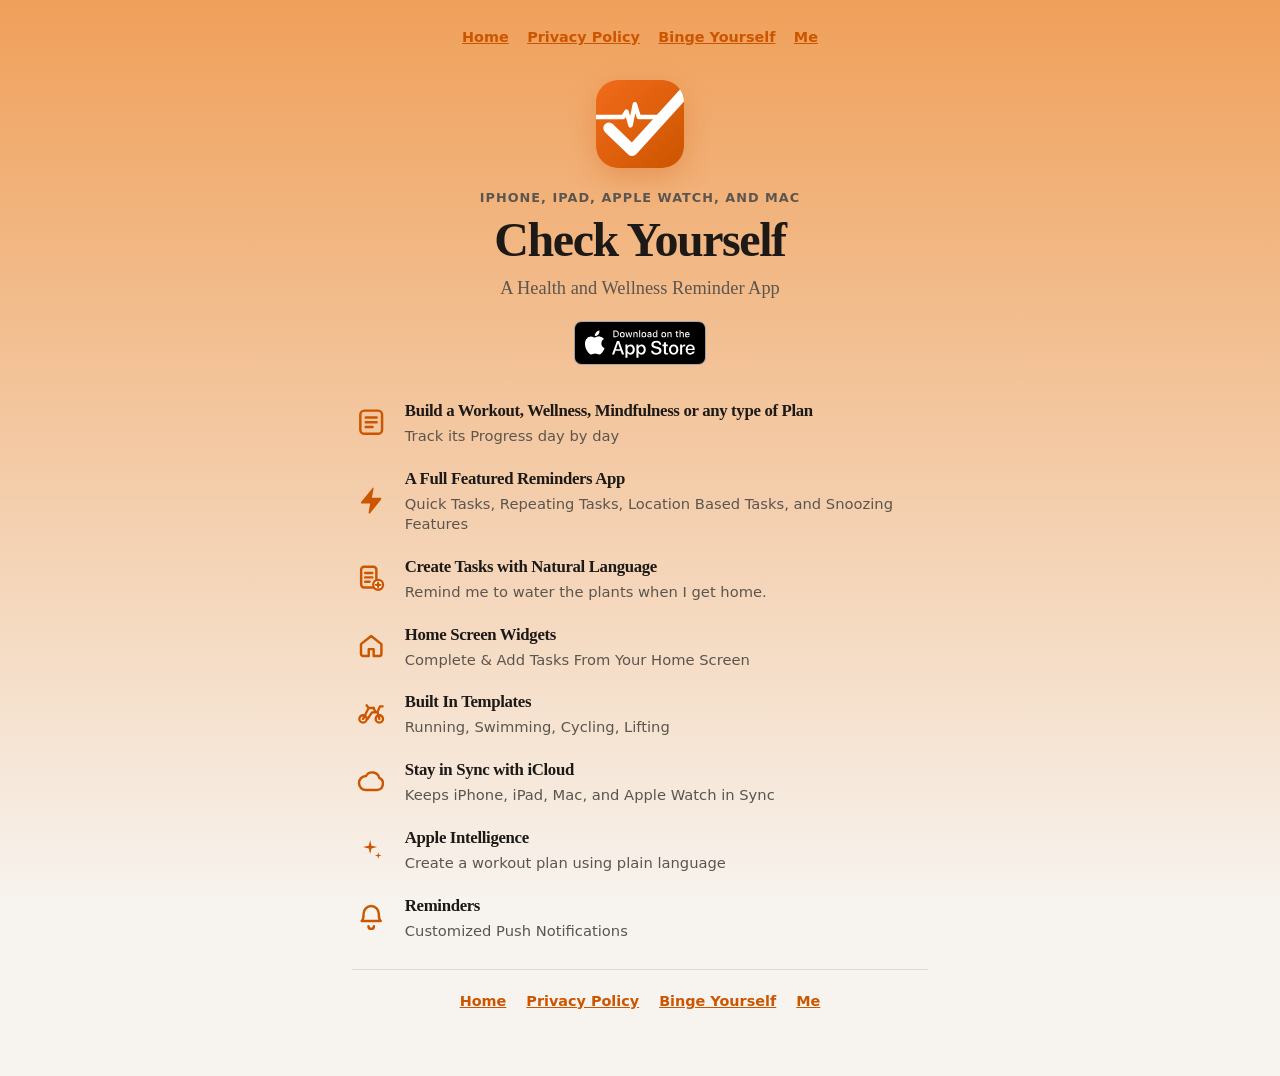
<file: index.html>
<!DOCTYPE html>
<html lang="en">
<head>
  <meta charset="utf-8">
  <meta name="viewport" content="width=device-width, initial-scale=1">
  <title>Check Yourself — Plan and track your workouts</title>
  <meta name="description" content="Check Yourself is a workout planner for iPhone, iPad, Mac, and Apple Watch. No ads, no tracking.">
  <link rel="icon" href="images/icon.svg?v=2" type="image/svg+xml">
  <link rel="apple-touch-icon" href="images/icon.svg?v=2">
  <link rel="stylesheet" href="styles.css?v=25">
</head>
<body>
  <main class="site site-simple">
    <header class="site-nav">
      <nav>
        <a href="./">Home</a>
        <a href="privacy/">Privacy Policy</a>
        <a href="https://getcheckyourself.app/binge">Binge Yourself</a>
        <a href="https://coryrupert.com">Me</a>
      </nav>
    </header>

    <section class="hero hero-simple">
      <img class="icon" src="images/icon.svg?v=2" width="88" height="88" alt="Check Yourself app icon">
      <div>
        <p class="kicker">iPhone, iPad, Apple Watch, and Mac</p>
        <h1>Check Yourself</h1>
        <p class="lede">A Health and Wellness Reminder App</p>
        <a class="app-store" href="https://apps.apple.com/app/id6802484828" rel="noopener" aria-label="Download on the App Store">
          <img class="app-store-badge app-store-badge-light" src="images/download-on-the-app-store.svg" width="180" height="60" alt="">
          <img class="app-store-badge app-store-badge-dark" src="images/download-on-the-app-store-white.svg" width="180" height="60" alt="">
        </a>
      </div>
    </section>

    <ul class="highlights">
      <li class="highlight">
        <svg class="highlight-icon" viewBox="0 0 24 24" aria-hidden="true"><rect x="4" y="3.5" width="16" height="17" rx="3" fill="none" stroke="currentColor" stroke-width="1.8"/><path d="M8 8.5h8M8 12h8M8 15.5h5" fill="none" stroke="currentColor" stroke-width="1.8" stroke-linecap="round"/></svg>
        <div>
          <h2>Build a Workout, Wellness, Mindfulness or any type of Plan</h2>
          <p>Track its Progress day by day</p>
        </div>
      </li>
      <li class="highlight">
        <svg class="highlight-icon" viewBox="0 0 24 24" aria-hidden="true"><path d="M13.2 2.8 4.6 13.4c-.35.44-.04 1.1.52 1.1h6.08l-1.1 6.7c-.1.6.64 1 .99.56l8.2-10.3c.38-.48.04-1.2-.56-1.2h-6.2l1.24-6.9c.1-.58-.62-1-.97-.56Z" fill="currentColor"/></svg>
        <div>
          <h2>A Full Featured Reminders App</h2>
          <p>Quick Tasks, Repeating Tasks, Location Based Tasks, and Snoozing Features</p>
        </div>
      </li>
      <li class="highlight">
        <svg class="highlight-icon" viewBox="0 0 24 24" aria-hidden="true"><rect x="4.6" y="3.6" width="11.2" height="15.2" rx="2.2" fill="none" stroke="currentColor" stroke-width="1.8"/><path d="M7.6 8.2h5.2M7.6 11.4h5.2M7.6 14.6h3.2" fill="none" stroke="currentColor" stroke-width="1.8" stroke-linecap="round"/><circle cx="17.1" cy="16.9" r="3.6" fill="var(--card)" stroke="currentColor" stroke-width="1.7"/><path d="M17.1 15.3v3.2M15.5 16.9h3.2" fill="none" stroke="currentColor" stroke-width="1.7" stroke-linecap="round"/></svg>
        <div>
          <h2>Create Tasks with Natural Language</h2>
          <p>Remind me to water the plants when I get home.</p>
        </div>
      </li>
      <li class="highlight">
        <svg class="highlight-icon" viewBox="0 0 24 24" aria-hidden="true"><path d="M4.5 11.2 12 5.2l7.5 6v7.3a1.5 1.5 0 0 1-1.5 1.5h-4.2v-5.1h-3.6v5.1H6a1.5 1.5 0 0 1-1.5-1.5Z" fill="none" stroke="currentColor" stroke-width="1.8" stroke-linejoin="round"/></svg>
        <div>
          <h2>Home Screen Widgets</h2>
          <p>Complete &amp; Add Tasks From Your Home Screen</p>
        </div>
      </li>
      <li class="highlight">
        <svg class="highlight-icon" viewBox="0 0 24 24" aria-hidden="true"><circle cx="6" cy="16.2" r="2.7" fill="none" stroke="currentColor" stroke-width="1.7"/><circle cx="18" cy="16.2" r="2.7" fill="none" stroke="currentColor" stroke-width="1.7"/><path d="M6 16.2 10.1 8.2h4M9.4 16.2l3.2-4.8h4.1L18 16.2M13.6 8.2l1.8 3.2M10.1 8.2 8.6 6.2M16.5 11.4 18.4 7h2" fill="none" stroke="currentColor" stroke-width="1.7" stroke-linecap="round" stroke-linejoin="round"/></svg>
        <div>
          <h2>Built In Templates</h2>
          <p>Running, Swimming, Cycling, Lifting</p>
        </div>
      </li>
      <li class="highlight">
        <svg class="highlight-icon" viewBox="0 0 24 24" aria-hidden="true"><path d="M8.2 18.5h8.1A4.7 4.7 0 0 0 18 9.6 5.4 5.4 0 0 0 8.1 8.2 4.3 4.3 0 0 0 8.2 18.5Z" fill="none" stroke="currentColor" stroke-width="1.8" stroke-linejoin="round"/></svg>
        <div>
          <h2>Stay in Sync with iCloud</h2>
          <p>Keeps iPhone, iPad, Mac, and Apple Watch in Sync</p>
        </div>
      </li>
      <li class="highlight">
        <svg class="highlight-icon" viewBox="0 0 24 24" aria-hidden="true"><path d="M11.2 5.2 12.2 9.4 16.4 10.4 12.2 11.4 11.2 15.6 10.2 11.4 6 10.4 10.2 9.4Z" fill="currentColor"/><path d="M17.2 14.2 17.7 16.1 19.6 16.6 17.7 17.1 17.2 19 16.7 17.1 14.8 16.6 16.7 16.1Z" fill="currentColor"/></svg>
        <div>
          <h2>Apple Intelligence</h2>
          <p>Create a workout plan using plain language</p>
        </div>
      </li>
      <li class="highlight">
        <svg class="highlight-icon" viewBox="0 0 24 24" aria-hidden="true"><path d="M6.4 9.4a5.6 5.6 0 0 1 11.2 0c0 4.2 1.4 5.4 1.4 5.4H5s1.4-1.2 1.4-5.4Z" fill="none" stroke="currentColor" stroke-width="1.8" stroke-linejoin="round"/><path d="M10 18.6a2 2 0 0 0 4 0" fill="none" stroke="currentColor" stroke-width="1.8" stroke-linecap="round"/></svg>
        <div>
          <h2>Reminders</h2>
          <p>Customized Push Notifications</p>
        </div>
      </li>
    </ul>

    <footer class="site-footer">
      <nav>
        <a href="./">Home</a>
        <a href="privacy/">Privacy Policy</a>
        <a href="https://getcheckyourself.app/binge">Binge Yourself</a>
        <a href="https://coryrupert.com">Me</a>
      </nav>
    </footer>
  </main>
</body>
</html>
</file>
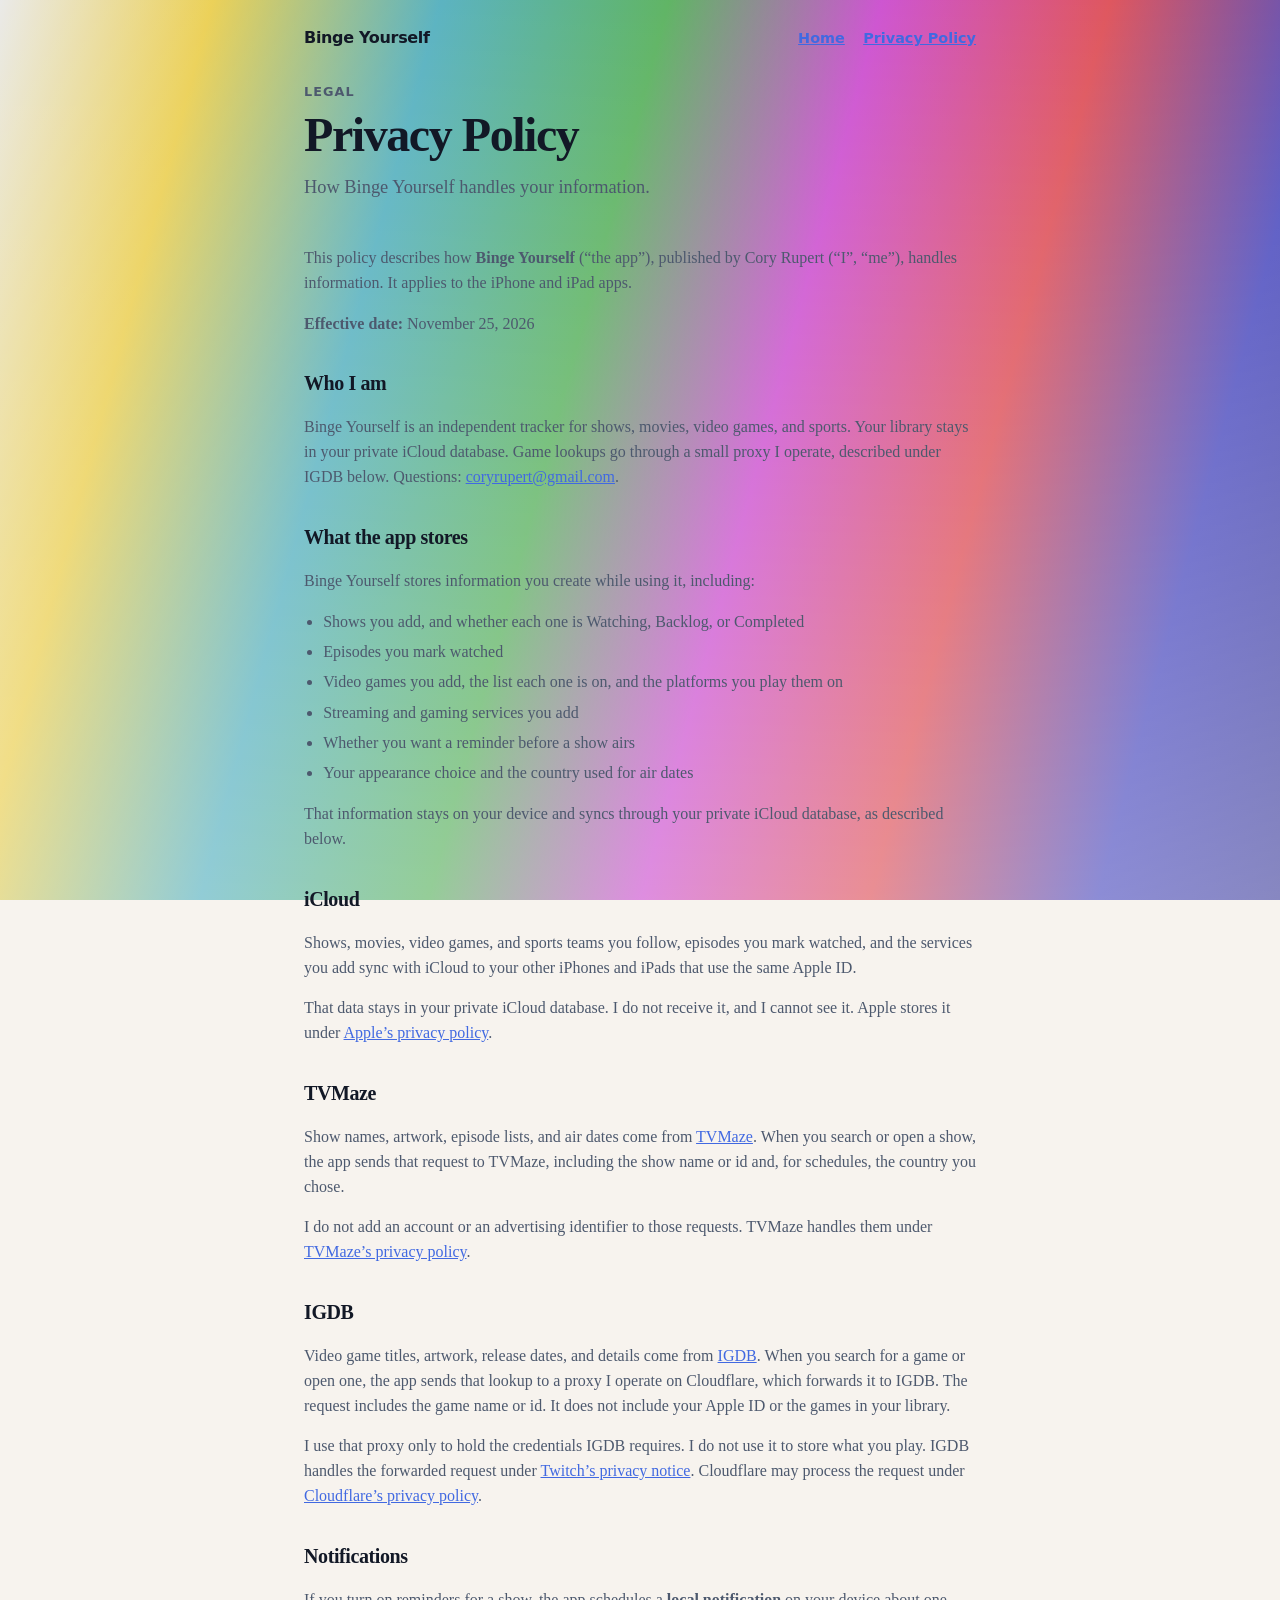
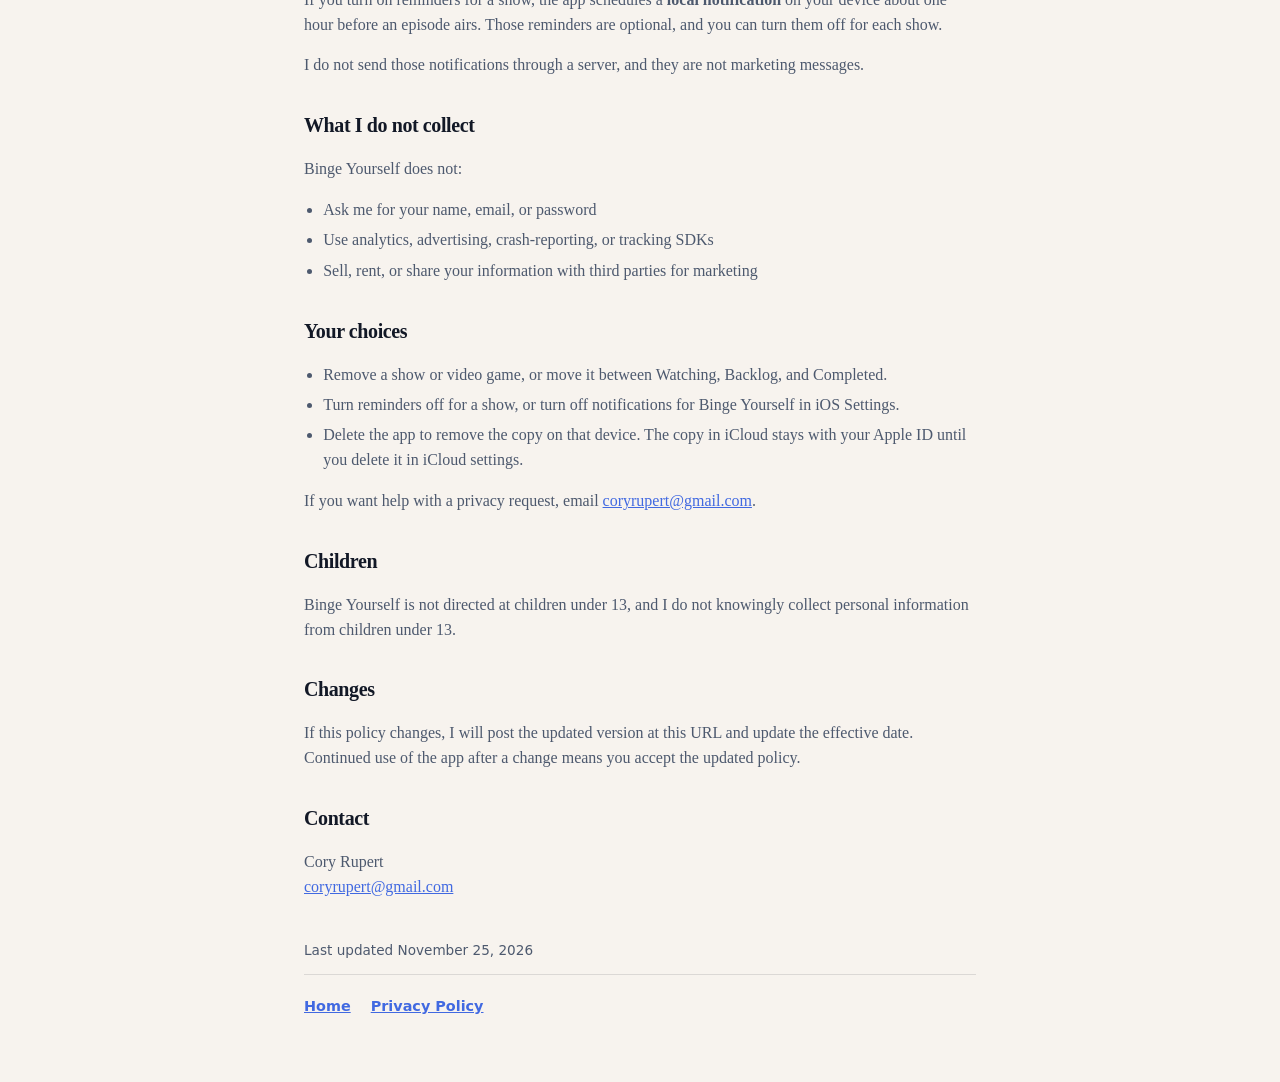
<file: binge-privacy/index.html>
<!DOCTYPE html>
<html lang="en">
<head>
  <meta charset="utf-8">
  <meta name="viewport" content="width=device-width, initial-scale=1">
  <title>Privacy Policy — Binge Yourself</title>
  <meta name="description" content="Privacy Policy for Binge Yourself, including shows, movies, video games, and sports.">
  <link rel="icon" href="../images/binge-icon.png" type="image/png">
  <link rel="apple-touch-icon" href="../images/binge-icon.png">
  <link rel="stylesheet" href="../styles.css?v=27">
</head>
<body class="binge">
  <main class="site site-policy">
    <header class="site-nav">
      <a class="site-nav-brand" href="../binge/">Binge Yourself</a>
      <nav>
        <a href="../binge/">Home</a>
        <a href="./" aria-current="page">Privacy Policy</a>
      </nav>
    </header>

    <header class="guide-hero">
      <p class="kicker">Legal</p>
      <h1>Privacy Policy</h1>
      <p class="lede">How Binge Yourself handles your information.</p>
    </header>

    <article class="policy">
      <p>This policy describes how <strong>Binge Yourself</strong> (“the app”), published by Cory Rupert (“I”, “me”), handles information. It applies to the iPhone and iPad apps.</p>
      <p><strong>Effective date:</strong> November 25, 2026</p>

      <h2>Who I am</h2>
      <p>Binge Yourself is an independent tracker for shows, movies, video games, and sports. Your library stays in your private iCloud database. Game lookups go through a small proxy I operate, described under IGDB below. Questions: <a href="mailto:coryrupert@gmail.com">coryrupert@gmail.com</a>.</p>

      <h2>What the app stores</h2>
      <p>Binge Yourself stores information you create while using it, including:</p>
      <ul>
        <li>Shows you add, and whether each one is Watching, Backlog, or Completed</li>
        <li>Episodes you mark watched</li>
        <li>Video games you add, the list each one is on, and the platforms you play them on</li>
        <li>Streaming and gaming services you add</li>
        <li>Whether you want a reminder before a show airs</li>
        <li>Your appearance choice and the country used for air dates</li>
      </ul>
      <p>That information stays on your device and syncs through your private iCloud database, as described below.</p>

      <h2>iCloud</h2>
      <p>Shows, movies, video games, and sports teams you follow, episodes you mark watched, and the services you add sync with iCloud to your other iPhones and iPads that use the same Apple ID.</p>
      <p>That data stays in your private iCloud database. I do not receive it, and I cannot see it. Apple stores it under <a href="https://www.apple.com/legal/privacy/">Apple’s privacy policy</a>.</p>

      <h2>TVMaze</h2>
      <p>Show names, artwork, episode lists, and air dates come from <a href="https://www.tvmaze.com/">TVMaze</a>. When you search or open a show, the app sends that request to TVMaze, including the show name or id and, for schedules, the country you chose.</p>
      <p>I do not add an account or an advertising identifier to those requests. TVMaze handles them under <a href="https://www.tvmaze.com/privacy">TVMaze’s privacy policy</a>.</p>

      <h2>IGDB</h2>
      <p>Video game titles, artwork, release dates, and details come from <a href="https://www.igdb.com/">IGDB</a>. When you search for a game or open one, the app sends that lookup to a proxy I operate on Cloudflare, which forwards it to IGDB. The request includes the game name or id. It does not include your Apple ID or the games in your library.</p>
      <p>I use that proxy only to hold the credentials IGDB requires. I do not use it to store what you play. IGDB handles the forwarded request under <a href="https://www.twitch.tv/p/en/legal/privacy-notice/">Twitch’s privacy notice</a>. Cloudflare may process the request under <a href="https://www.cloudflare.com/privacypolicy/">Cloudflare’s privacy policy</a>.</p>

      <h2>Notifications</h2>
      <p>If you turn on reminders for a show, the app schedules a <strong>local notification</strong> on your device about one hour before an episode airs. Those reminders are optional, and you can turn them off for each show.</p>
      <p>I do not send those notifications through a server, and they are not marketing messages.</p>

      <h2>What I do not collect</h2>
      <p>Binge Yourself does not:</p>
      <ul>
        <li>Ask me for your name, email, or password</li>
        <li>Use analytics, advertising, crash-reporting, or tracking SDKs</li>
        <li>Sell, rent, or share your information with third parties for marketing</li>
      </ul>

      <h2>Your choices</h2>
      <ul>
        <li>Remove a show or video game, or move it between Watching, Backlog, and Completed.</li>
        <li>Turn reminders off for a show, or turn off notifications for Binge Yourself in iOS Settings.</li>
        <li>Delete the app to remove the copy on that device. The copy in iCloud stays with your Apple ID until you delete it in iCloud settings.</li>
      </ul>
      <p>If you want help with a privacy request, email <a href="mailto:coryrupert@gmail.com">coryrupert@gmail.com</a>.</p>

      <h2>Children</h2>
      <p>Binge Yourself is not directed at children under 13, and I do not knowingly collect personal information from children under 13.</p>

      <h2>Changes</h2>
      <p>If this policy changes, I will post the updated version at this URL and update the effective date. Continued use of the app after a change means you accept the updated policy.</p>

      <h2>Contact</h2>
      <p>Cory Rupert<br>
      <a href="mailto:coryrupert@gmail.com">coryrupert@gmail.com</a></p>

      <p class="updated">Last updated November 25, 2026</p>
    </article>

    <footer class="site-footer">
      <nav>
        <a href="../binge/">Home</a>
        <a href="./">Privacy Policy</a>
      </nav>
    </footer>
  </main>
</body>
</html>
</file>
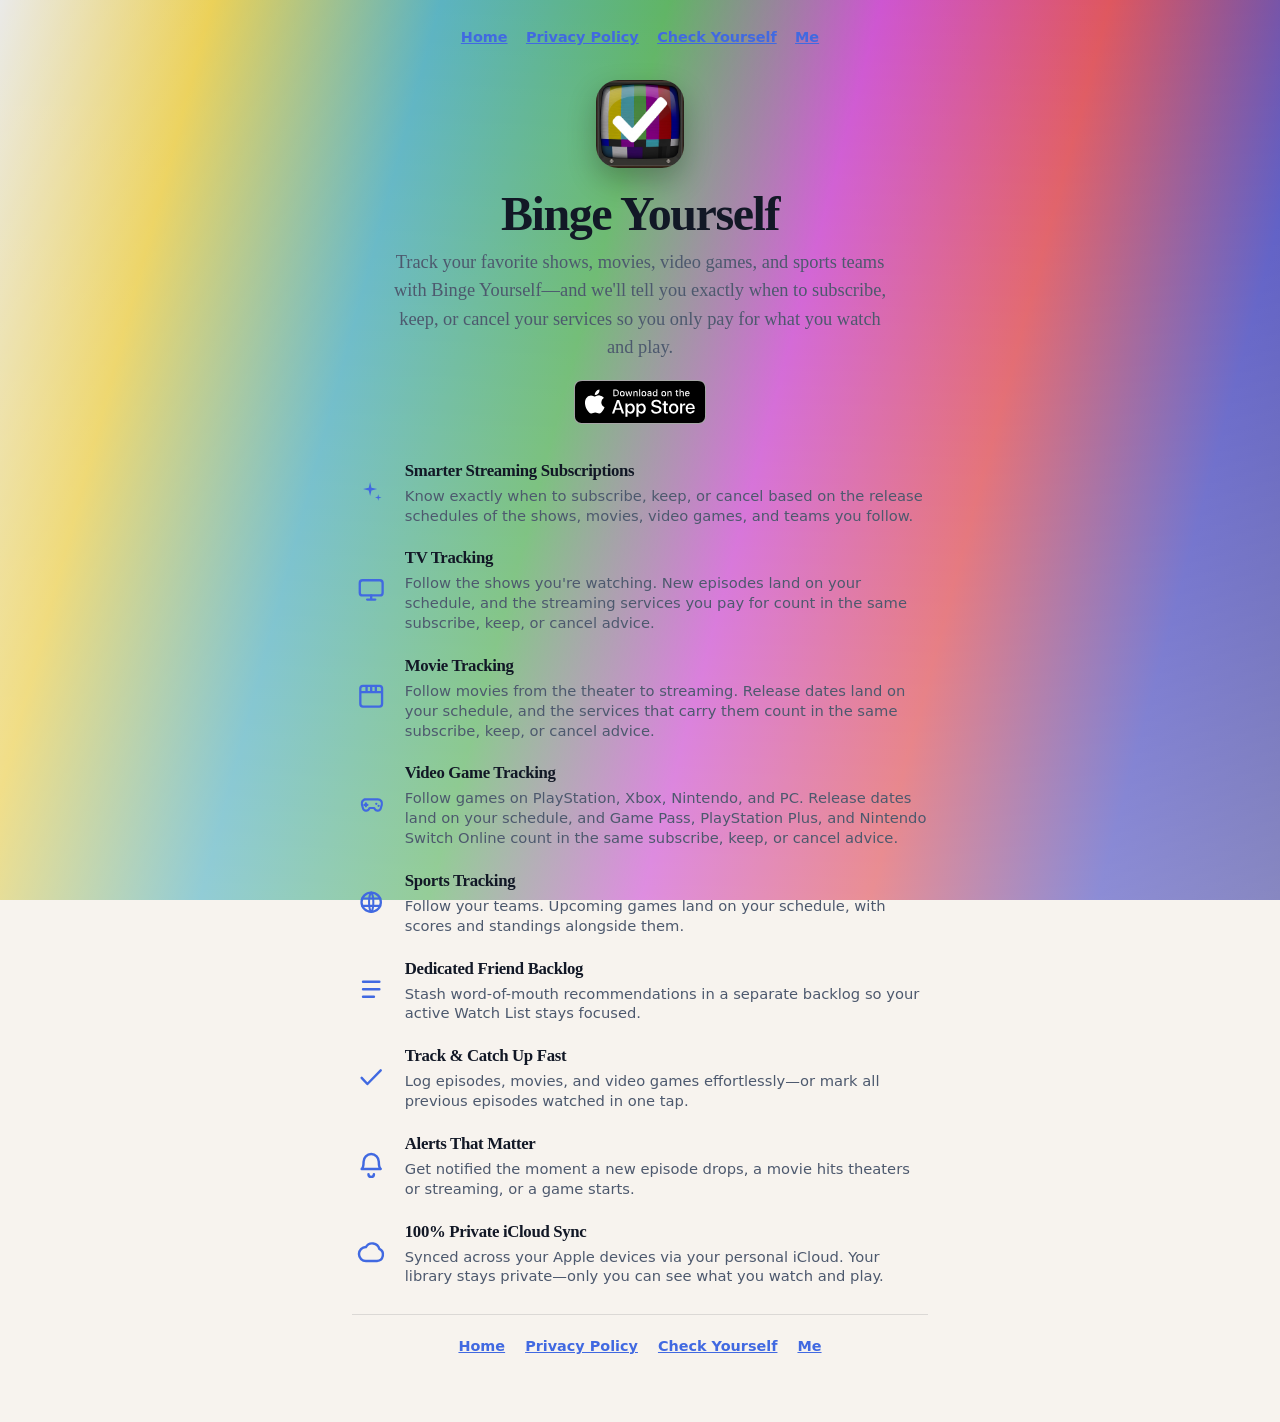
<file: binge/index.html>
<!DOCTYPE html>
<html lang="en">
<head>
  <meta charset="utf-8">
  <meta name="viewport" content="width=device-width, initial-scale=1">
  <title>Binge Yourself</title>
  <meta name="description" content="Track your favorite shows, movies, video games, and sports teams with Binge Yourself—and we'll tell you exactly when to subscribe, keep, or cancel your services so you only pay for what you watch and play.">
  <link rel="icon" href="../images/binge-icon.png" type="image/png">
  <link rel="apple-touch-icon" href="../images/binge-icon.png">
  <link rel="stylesheet" href="../styles.css?v=29">
</head>
<body class="binge">
  <main class="site site-simple">
    <header class="site-nav">
      <nav>
        <a href="./">Home</a>
        <a href="../binge-privacy/">Privacy Policy</a>
        <a href="https://getcheckyourself.app">Check Yourself</a>
        <a href="https://coryrupert.com">Me</a>
      </nav>
    </header>

    <section class="hero hero-simple">
      <img class="icon" src="../images/binge-icon.png" width="88" height="88" alt="Binge Yourself app icon">
      <div>
        <h1>Binge Yourself</h1>
        <p class="lede">Track your favorite shows, movies, video games, and sports teams with Binge Yourself—and we'll tell you exactly when to subscribe, keep, or cancel your services so you only pay for what you watch and play.</p>
        <a class="app-store" href="https://apps.apple.com/app/id6825109373" rel="noopener" aria-label="Download on the App Store">
          <img class="app-store-badge app-store-badge-light" src="../images/download-on-the-app-store.svg" width="180" height="60" alt="">
          <img class="app-store-badge app-store-badge-dark" src="../images/download-on-the-app-store-white.svg" width="180" height="60" alt="">
        </a>
      </div>
    </section>

    <ul class="highlights">
      <li class="highlight">
        <svg class="highlight-icon" viewBox="0 0 24 24" aria-hidden="true"><path d="M11.2 5.2 12.2 9.4 16.4 10.4 12.2 11.4 11.2 15.6 10.2 11.4 6 10.4 10.2 9.4Z" fill="currentColor"/><path d="M17.2 14.2 17.7 16.1 19.6 16.6 17.7 17.1 17.2 19 16.7 17.1 14.8 16.6 16.7 16.1Z" fill="currentColor"/></svg>
        <div>
          <h2>Smarter Streaming Subscriptions</h2>
          <p>Know exactly when to subscribe, keep, or cancel based on the release schedules of the shows, movies, video games, and teams you follow.</p>
        </div>
      </li>
      <li class="highlight">
        <svg class="highlight-icon" viewBox="0 0 24 24" aria-hidden="true"><rect x="3.6" y="5.4" width="16.8" height="11.2" rx="2" fill="none" stroke="currentColor" stroke-width="1.7"/><path d="M9 19.6h6M12 16.6v3" fill="none" stroke="currentColor" stroke-width="1.7" stroke-linecap="round"/></svg>
        <div>
          <h2>TV Tracking</h2>
          <p>Follow the shows you're watching. New episodes land on your schedule, and the streaming services you pay for count in the same subscribe, keep, or cancel advice.</p>
        </div>
      </li>
      <li class="highlight">
        <svg class="highlight-icon" viewBox="0 0 24 24" aria-hidden="true"><rect x="4" y="4.4" width="16" height="15.2" rx="2" fill="none" stroke="currentColor" stroke-width="1.7"/><path d="M4 9h16M8.6 4.4V9M12 4.4V9M15.4 4.4V9" fill="none" stroke="currentColor" stroke-width="1.7"/></svg>
        <div>
          <h2>Movie Tracking</h2>
          <p>Follow movies from the theater to streaming. Release dates land on your schedule, and the services that carry them count in the same subscribe, keep, or cancel advice.</p>
        </div>
      </li>
      <li class="highlight">
        <svg class="highlight-icon" viewBox="0 0 24 24" aria-hidden="true"><path d="M7.1 8.4h9.8c2.1 0 3.5 2 2.9 4l-.8 2.8a2.1 2.1 0 0 1-2 1.5h-.6a1.9 1.9 0 0 1-1.6-.9l-.6-1h-3.4l-.6 1a1.9 1.9 0 0 1-1.6.9h-.6a2.1 2.1 0 0 1-2-1.5l-.8-2.8c-.6-2 .8-4 2.9-4Z" fill="none" stroke="currentColor" stroke-width="1.6" stroke-linejoin="round"/><path d="M8.1 11.4v2.2M7 12.5h2.2M15.7 11.7h.1M17.4 13.2h.1" fill="none" stroke="currentColor" stroke-width="1.6" stroke-linecap="round"/></svg>
        <div>
          <h2>Video Game Tracking</h2>
          <p>Follow games on PlayStation, Xbox, Nintendo, and PC. Release dates land on your schedule, and Game Pass, PlayStation Plus, and Nintendo Switch Online count in the same subscribe, keep, or cancel advice.</p>
        </div>
      </li>
      <li class="highlight">
        <svg class="highlight-icon" viewBox="0 0 24 24" aria-hidden="true"><circle cx="12" cy="12" r="7.1" fill="none" stroke="currentColor" stroke-width="1.7"/><path d="M12 4.9c2.1 2.3 2.1 11.9 0 14.2M12 4.9c-2.1 2.3-2.1 11.9 0 14.2M5.3 9.3h13.4M5.3 14.7h13.4" fill="none" stroke="currentColor" stroke-width="1.5" stroke-linecap="round"/></svg>
        <div>
          <h2>Sports Tracking</h2>
          <p>Follow your teams. Upcoming games land on your schedule, with scores and standings alongside them.</p>
        </div>
      </li>
      <li class="highlight">
        <svg class="highlight-icon" viewBox="0 0 24 24" aria-hidden="true"><path d="M6 6.5h12M6 12h12M6 17.5h8" fill="none" stroke="currentColor" stroke-width="1.8" stroke-linecap="round"/></svg>
        <div>
          <h2>Dedicated Friend Backlog</h2>
          <p>Stash word-of-mouth recommendations in a separate backlog so your active Watch List stays focused.</p>
        </div>
      </li>
      <li class="highlight">
        <svg class="highlight-icon" viewBox="0 0 24 24" aria-hidden="true"><path d="M5 12.5 9.2 17 19 7" fill="none" stroke="currentColor" stroke-width="1.8" stroke-linecap="round" stroke-linejoin="round"/></svg>
        <div>
          <h2>Track &amp; Catch Up Fast</h2>
          <p>Log episodes, movies, and video games effortlessly—or mark all previous episodes watched in one tap.</p>
        </div>
      </li>
      <li class="highlight">
        <svg class="highlight-icon" viewBox="0 0 24 24" aria-hidden="true"><path d="M6.4 9.4a5.6 5.6 0 0 1 11.2 0c0 4.2 1.4 5.4 1.4 5.4H5s1.4-1.2 1.4-5.4Z" fill="none" stroke="currentColor" stroke-width="1.8" stroke-linejoin="round"/><path d="M10 18.6a2 2 0 0 0 4 0" fill="none" stroke="currentColor" stroke-width="1.8" stroke-linecap="round"/></svg>
        <div>
          <h2>Alerts That Matter</h2>
          <p>Get notified the moment a new episode drops, a movie hits theaters or streaming, or a game starts.</p>
        </div>
      </li>
      <li class="highlight">
        <svg class="highlight-icon" viewBox="0 0 24 24" aria-hidden="true"><path d="M8.2 18.5h8.1A4.7 4.7 0 0 0 18 9.6 5.4 5.4 0 0 0 8.1 8.2 4.3 4.3 0 0 0 8.2 18.5Z" fill="none" stroke="currentColor" stroke-width="1.8" stroke-linejoin="round"/></svg>
        <div>
          <h2>100% Private iCloud Sync</h2>
          <p>Synced across your Apple devices via your personal iCloud. Your library stays private—only you can see what you watch and play.</p>
        </div>
      </li>
    </ul>

    <footer class="site-footer">
      <nav>
        <a href="./">Home</a>
        <a href="../binge-privacy/">Privacy Policy</a>
        <a href="https://getcheckyourself.app">Check Yourself</a>
        <a href="https://coryrupert.com">Me</a>
      </nav>
    </footer>
  </main>
</body>
</html>
</file>
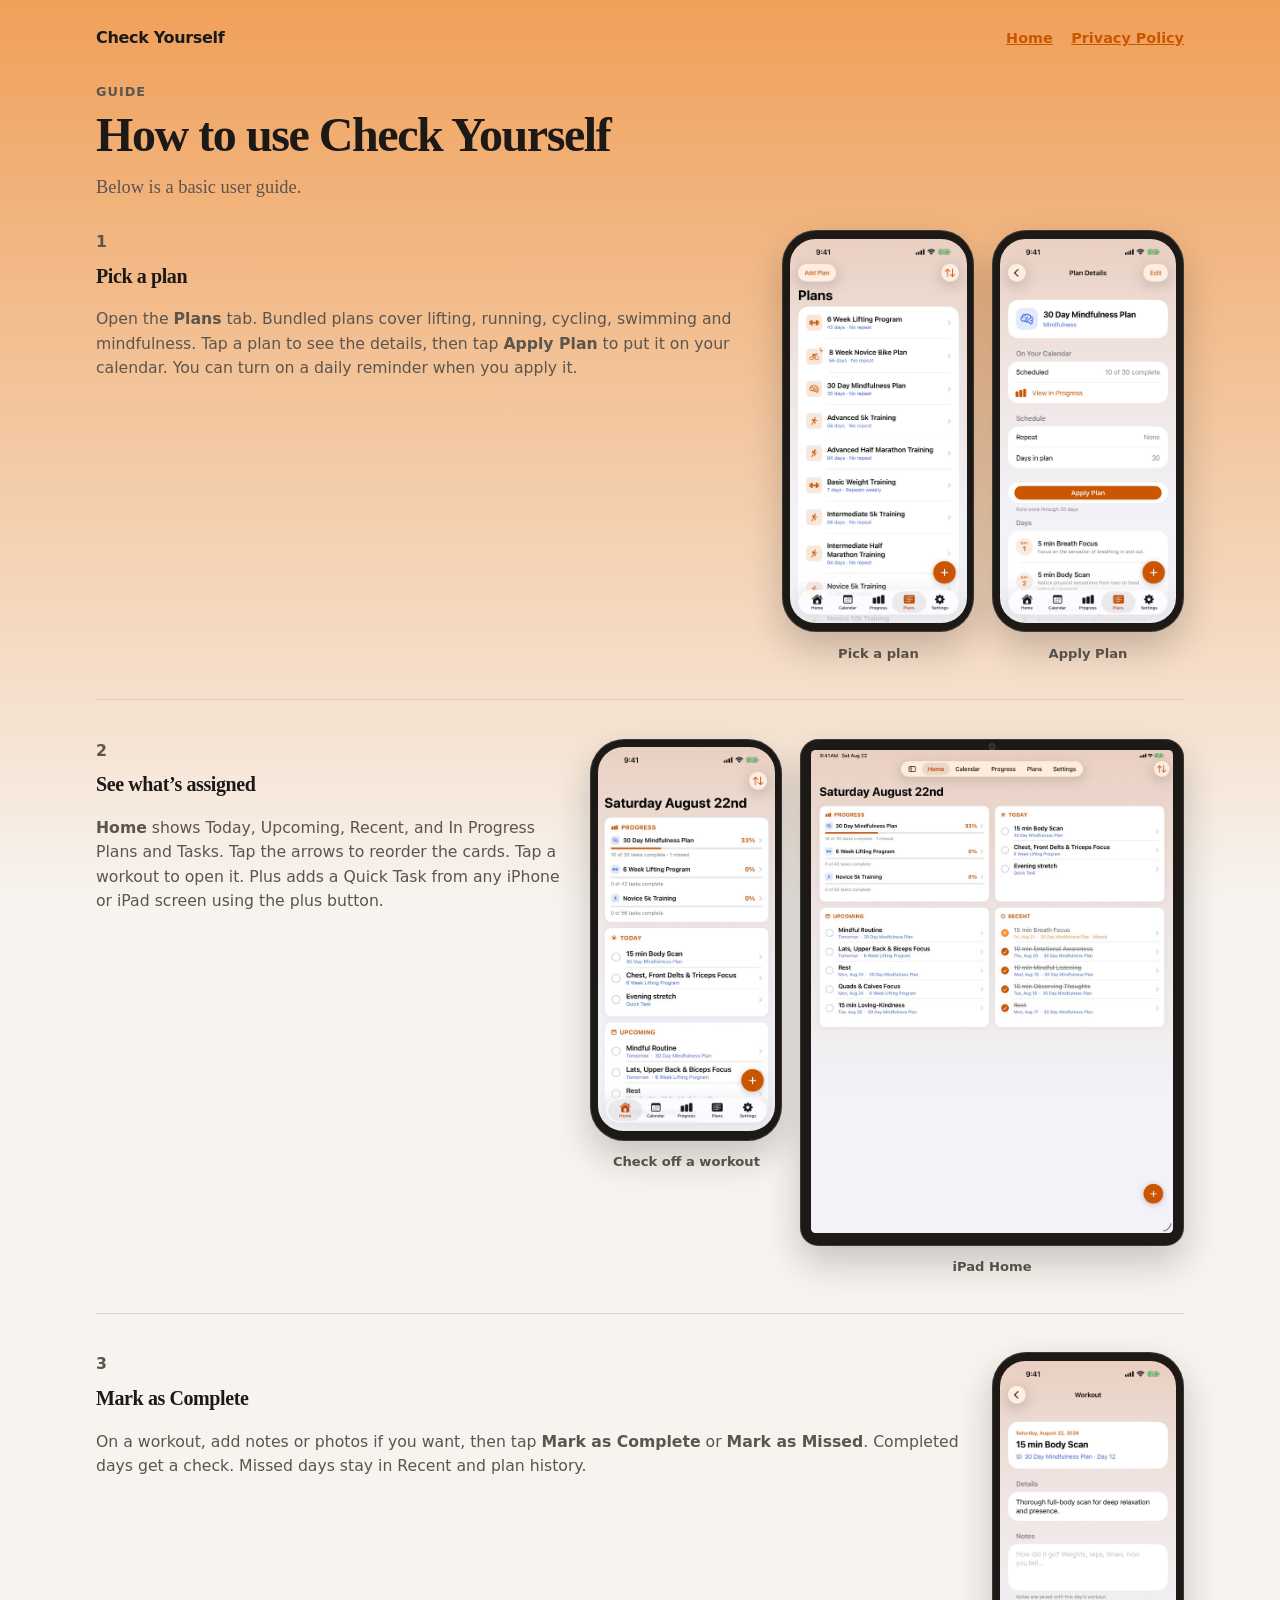
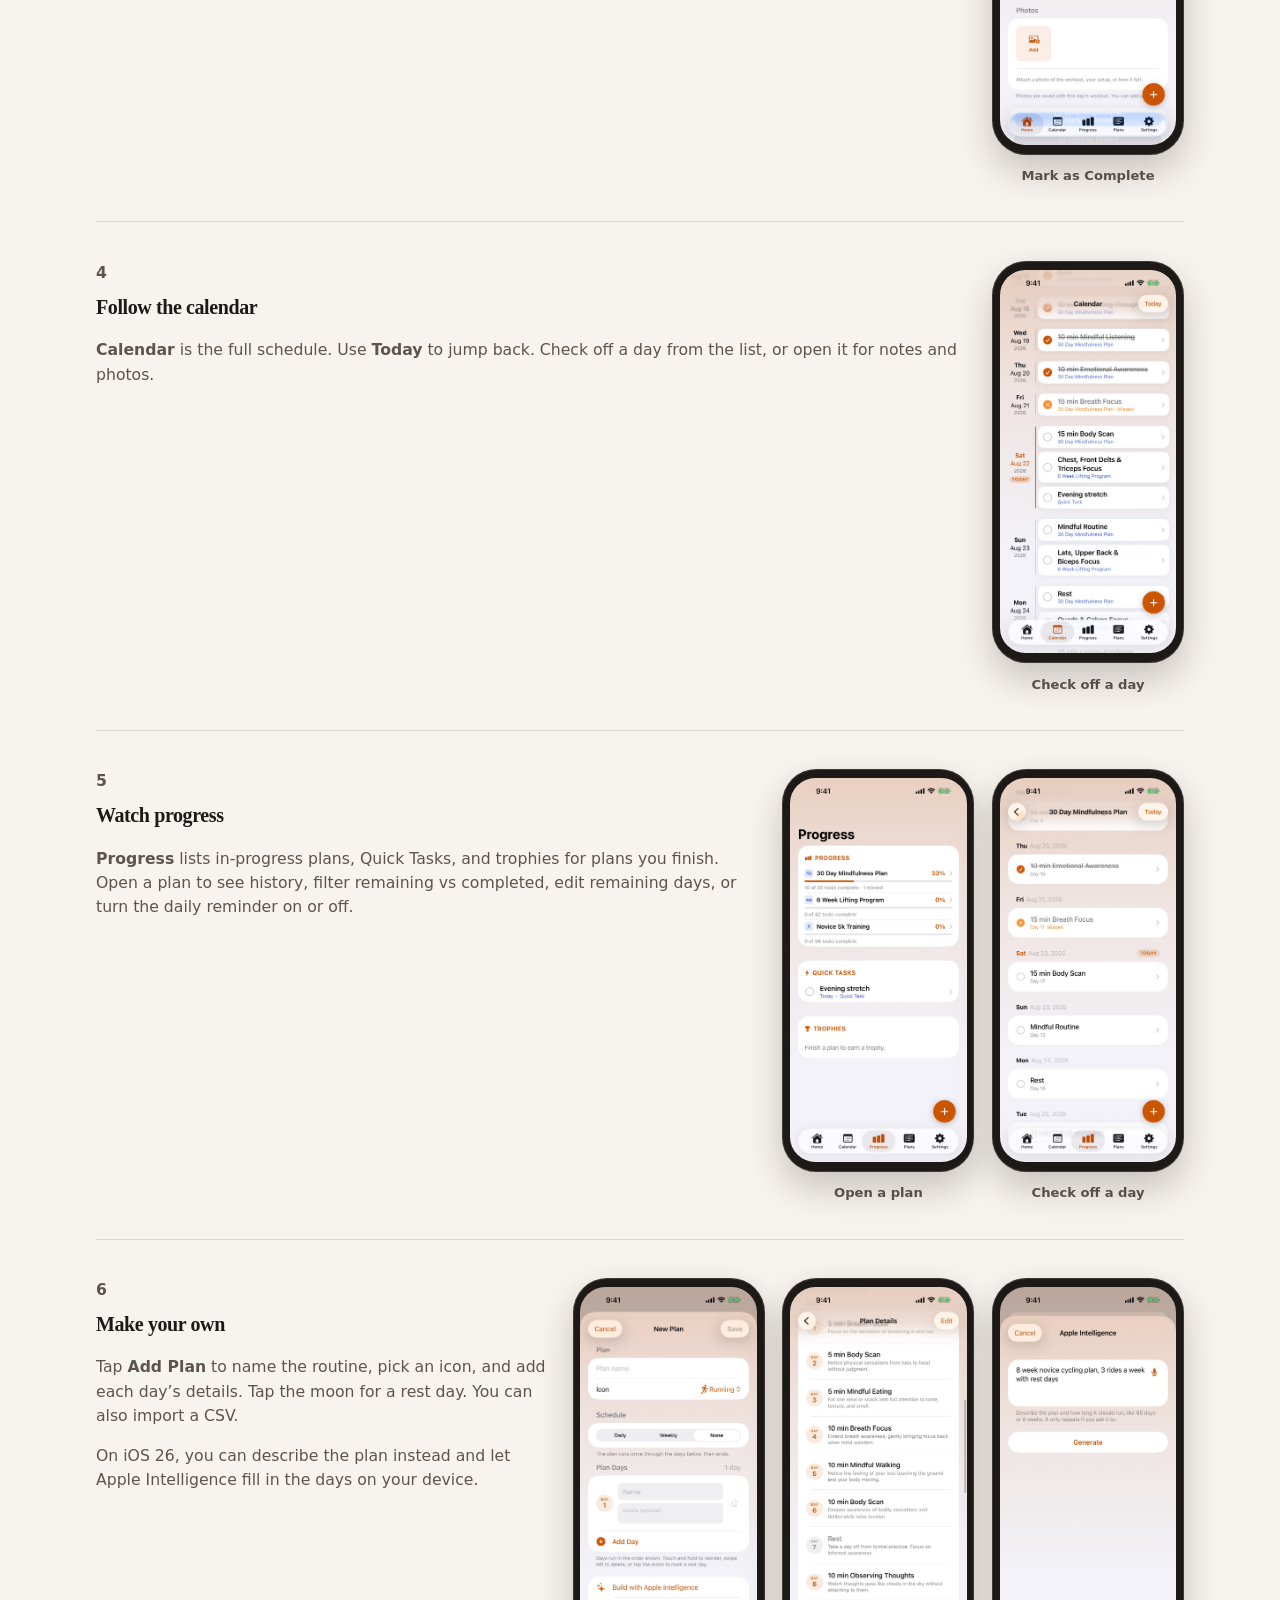
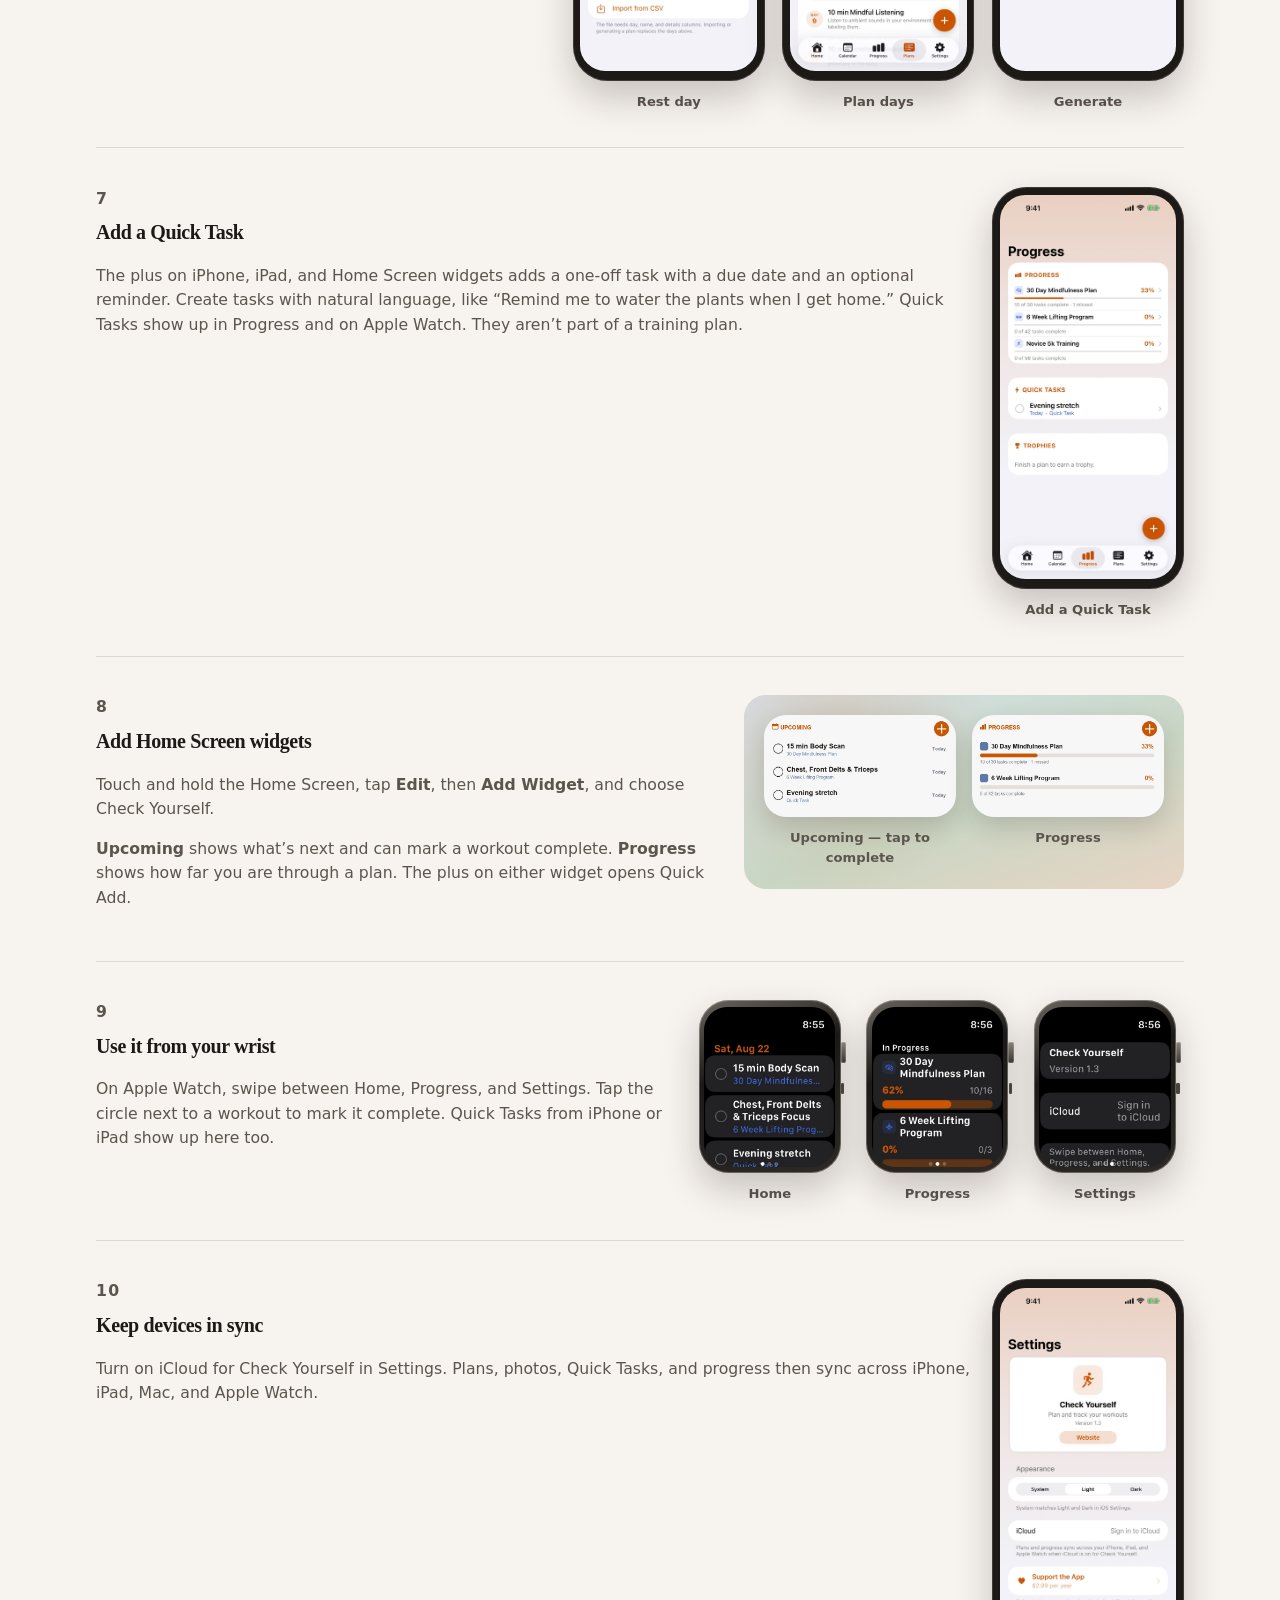
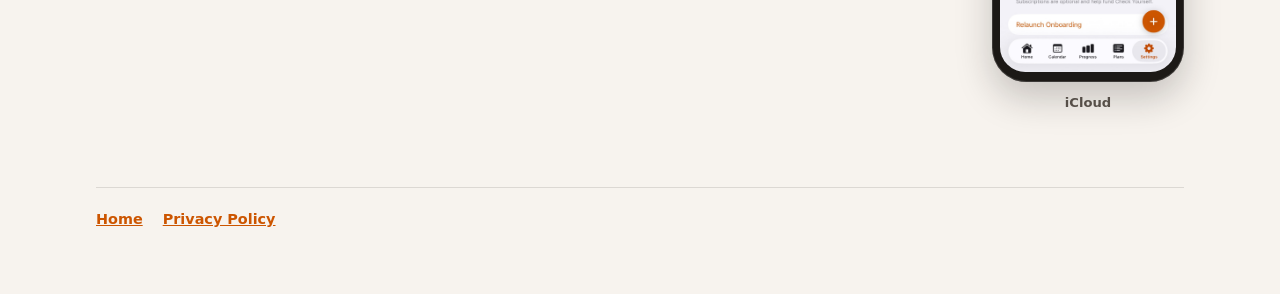
<file: how-to/index.html>
<!DOCTYPE html>
<html lang="en">
<head>
  <meta charset="utf-8">
  <meta name="viewport" content="width=device-width, initial-scale=1">
  <title>How to use Check Yourself</title>
  <meta name="description" content="A short guide to plans, Quick Tasks, the calendar, widgets, and Apple Watch in Check Yourself.">
  <link rel="icon" href="../images/icon.svg?v=2" type="image/svg+xml">
  <link rel="stylesheet" href="../styles.css?v=25">
</head>
<body>
  <main class="site">
    <header class="site-nav">
      <a class="site-nav-brand" href="../">Check Yourself</a>
      <nav>
        <a href="../">Home</a>
        <a href="../privacy/">Privacy Policy</a>
      </nav>
    </header>

    <header class="guide-hero">
      <p class="kicker">Guide</p>
      <h1>How to use Check Yourself</h1>
      <p class="lede">Below is a basic user guide.</p>
    </header>

    <article class="step">
      <div class="step-copy">
        <p class="kicker">1</p>
        <h2>Pick a plan</h2>
        <p>Open the <strong>Plans</strong> tab. Bundled plans cover lifting, running, cycling, swimming and mindfulness. Tap a plan to see the details, then tap <strong>Apply Plan</strong> to put it on your calendar. You can turn on a daily reminder when you apply it.</p>
      </div>
      <div class="step-shots">
        <figure class="shot">
          <div class="device phone"><div class="device-screen"><img src="../images/plans.jpg" width="800" height="1738" alt="Plans list"></div></div>
          <figcaption>Pick a plan</figcaption>
        </figure>
        <figure class="shot">
          <div class="device phone"><div class="device-screen"><img src="../images/plan-detail.jpg" width="800" height="1738" alt="Plan details with Apply Plan"></div></div>
          <figcaption>Apply Plan</figcaption>
        </figure>
      </div>
    </article>

    <article class="step">
      <div class="step-copy">
        <p class="kicker">2</p>
        <h2>See what’s assigned</h2>
        <p><strong>Home</strong> shows Today, Upcoming, Recent, and In Progress Plans and Tasks. Tap the arrows to reorder the cards. Tap a workout to open it. Plus adds a Quick Task from any iPhone or iPad screen using the plus button.</p>
      </div>
      <div class="step-shots">
        <figure class="shot">
          <div class="device phone"><div class="device-screen"><img src="../images/home.jpg" width="800" height="1738" alt="Home screen"></div></div>
          <figcaption>Check off a workout</figcaption>
        </figure>
        <figure class="shot shot-ipad">
          <div class="device ipad"><div class="device-screen"><img src="../images/ipad-home.jpg" width="900" height="1200" alt="iPad Home screen"></div></div>
          <figcaption>iPad Home</figcaption>
        </figure>
      </div>
    </article>

    <article class="step">
      <div class="step-copy">
        <p class="kicker">3</p>
        <h2>Mark as Complete</h2>
        <p>On a workout, add notes or photos if you want, then tap <strong>Mark as Complete</strong> or <strong>Mark as Missed</strong>. Completed days get a check. Missed days stay in Recent and plan history.</p>
      </div>
      <div class="step-shots">
        <figure class="shot">
          <div class="device phone"><div class="device-screen"><img src="../images/task-detail.jpg" width="800" height="1738" alt="Workout detail with notes, photos, complete, and missed"></div></div>
          <figcaption>Mark as Complete</figcaption>
        </figure>
      </div>
    </article>

    <article class="step">
      <div class="step-copy">
        <p class="kicker">4</p>
        <h2>Follow the calendar</h2>
        <p><strong>Calendar</strong> is the full schedule. Use <strong>Today</strong> to jump back. Check off a day from the list, or open it for notes and photos.</p>
      </div>
      <div class="step-shots">
        <figure class="shot">
          <div class="device phone"><div class="device-screen"><img src="../images/calendar.jpg" width="800" height="1738" alt="Calendar schedule"></div></div>
          <figcaption>Check off a day</figcaption>
        </figure>
      </div>
    </article>

    <article class="step">
      <div class="step-copy">
        <p class="kicker">5</p>
        <h2>Watch progress</h2>
        <p><strong>Progress</strong> lists in-progress plans, Quick Tasks, and trophies for plans you finish. Open a plan to see history, filter remaining vs completed, edit remaining days, or turn the daily reminder on or off.</p>
      </div>
      <div class="step-shots">
        <figure class="shot">
          <div class="device phone"><div class="device-screen"><img src="../images/progress.jpg" width="800" height="1738" alt="Progress tab"></div></div>
          <figcaption>Open a plan</figcaption>
        </figure>
        <figure class="shot">
          <div class="device phone"><div class="device-screen"><img src="../images/plan-history.jpg" width="800" height="1738" alt="Plan history"></div></div>
          <figcaption>Check off a day</figcaption>
        </figure>
      </div>
    </article>

    <article class="step">
      <div class="step-copy">
        <p class="kicker">6</p>
        <h2>Make your own</h2>
        <p>Tap <strong>Add Plan</strong> to name the routine, pick an icon, and add each day’s details. Tap the moon for a rest day. You can also import a CSV.</p>
        <p>On iOS 26, you can describe the plan instead and let Apple Intelligence fill in the days on your device.</p>
      </div>
      <div class="step-shots">
        <figure class="shot">
          <div class="device phone"><div class="device-screen"><img src="../images/plan-builder.jpg" width="800" height="1738" alt="New Plan builder"></div></div>
          <figcaption>Rest day</figcaption>
        </figure>
        <figure class="shot">
          <div class="device phone"><div class="device-screen"><img src="../images/plan-days.jpg" width="800" height="1738" alt="Days in a plan"></div></div>
          <figcaption>Plan days</figcaption>
        </figure>
        <figure class="shot">
          <div class="device phone"><div class="device-screen"><img src="../images/apple-intelligence.jpg" width="800" height="1738" alt="Describe a plan for Apple Intelligence"></div></div>
          <figcaption>Generate</figcaption>
        </figure>
      </div>
    </article>

    <article class="step">
      <div class="step-copy">
        <p class="kicker">7</p>
        <h2>Add a Quick Task</h2>
        <p>The plus on iPhone, iPad, and Home Screen widgets adds a one-off task with a due date and an optional reminder. Create tasks with natural language, like “Remind me to water the plants when I get home.” Quick Tasks show up in Progress and on Apple Watch. They aren’t part of a training plan.</p>
      </div>
      <div class="step-shots">
        <figure class="shot">
          <div class="device phone"><div class="device-screen"><img src="../images/progress.jpg" width="800" height="1738" alt="Progress with Quick Tasks"></div></div>
          <figcaption>Add a Quick Task</figcaption>
        </figure>
      </div>
    </article>

    <article class="step">
      <div class="step-copy">
        <p class="kicker">8</p>
        <h2>Add Home Screen widgets</h2>
        <p>Touch and hold the Home Screen, tap <strong>Edit</strong>, then <strong>Add Widget</strong>, and choose Check Yourself.</p>
        <p><strong>Upcoming</strong> shows what’s next and can mark a workout complete. <strong>Progress</strong> shows how far you are through a plan. The plus on either widget opens Quick Add.</p>
      </div>
      <div class="widget-shelf" aria-label="Home Screen widgets">
        <figure class="shot shot-widget">
          <img src="../images/widget-upcoming.jpg?v=2" width="680" height="360" alt="Upcoming widget">
          <figcaption>Upcoming — tap to complete</figcaption>
        </figure>
        <figure class="shot shot-widget">
          <img src="../images/widget-progress.jpg?v=2" width="680" height="360" alt="Progress widget">
          <figcaption>Progress</figcaption>
        </figure>
      </div>
    </article>

    <article class="step">
      <div class="step-copy">
        <p class="kicker">9</p>
        <h2>Use it from your wrist</h2>
        <p>On Apple Watch, swipe between Home, Progress, and Settings. Tap the circle next to a workout to mark it complete. Quick Tasks from iPhone or iPad show up here too.</p>
      </div>
      <div class="step-shots">
        <figure class="shot shot-watch">
          <div class="device watch"><div class="device-screen"><img src="../images/watch-home.jpg?v=3" width="422" height="514" alt="Watch Home"></div></div>
          <figcaption>Home</figcaption>
        </figure>
        <figure class="shot shot-watch">
          <div class="device watch"><div class="device-screen"><img src="../images/watch-progress.jpg?v=3" width="422" height="514" alt="Watch Progress"></div></div>
          <figcaption>Progress</figcaption>
        </figure>
        <figure class="shot shot-watch">
          <div class="device watch"><div class="device-screen"><img src="../images/watch-settings.jpg?v=3" width="422" height="514" alt="Watch Settings"></div></div>
          <figcaption>Settings</figcaption>
        </figure>
      </div>
    </article>

    <article class="step">
      <div class="step-copy">
        <p class="kicker">10</p>
        <h2>Keep devices in sync</h2>
        <p>Turn on iCloud for Check Yourself in Settings. Plans, photos, Quick Tasks, and progress then sync across iPhone, iPad, Mac, and Apple Watch.</p>
      </div>
      <div class="step-shots">
        <figure class="shot">
          <div class="device phone"><div class="device-screen"><img src="../images/settings.jpg" width="800" height="1738" alt="Settings with iCloud"></div></div>
          <figcaption>iCloud</figcaption>
        </figure>
      </div>
    </article>

    <footer class="site-footer">
      <nav>
        <a href="../">Home</a>
        <a href="../privacy/">Privacy Policy</a>
      </nav>
    </footer>
  </main>
</body>
</html>
</file>
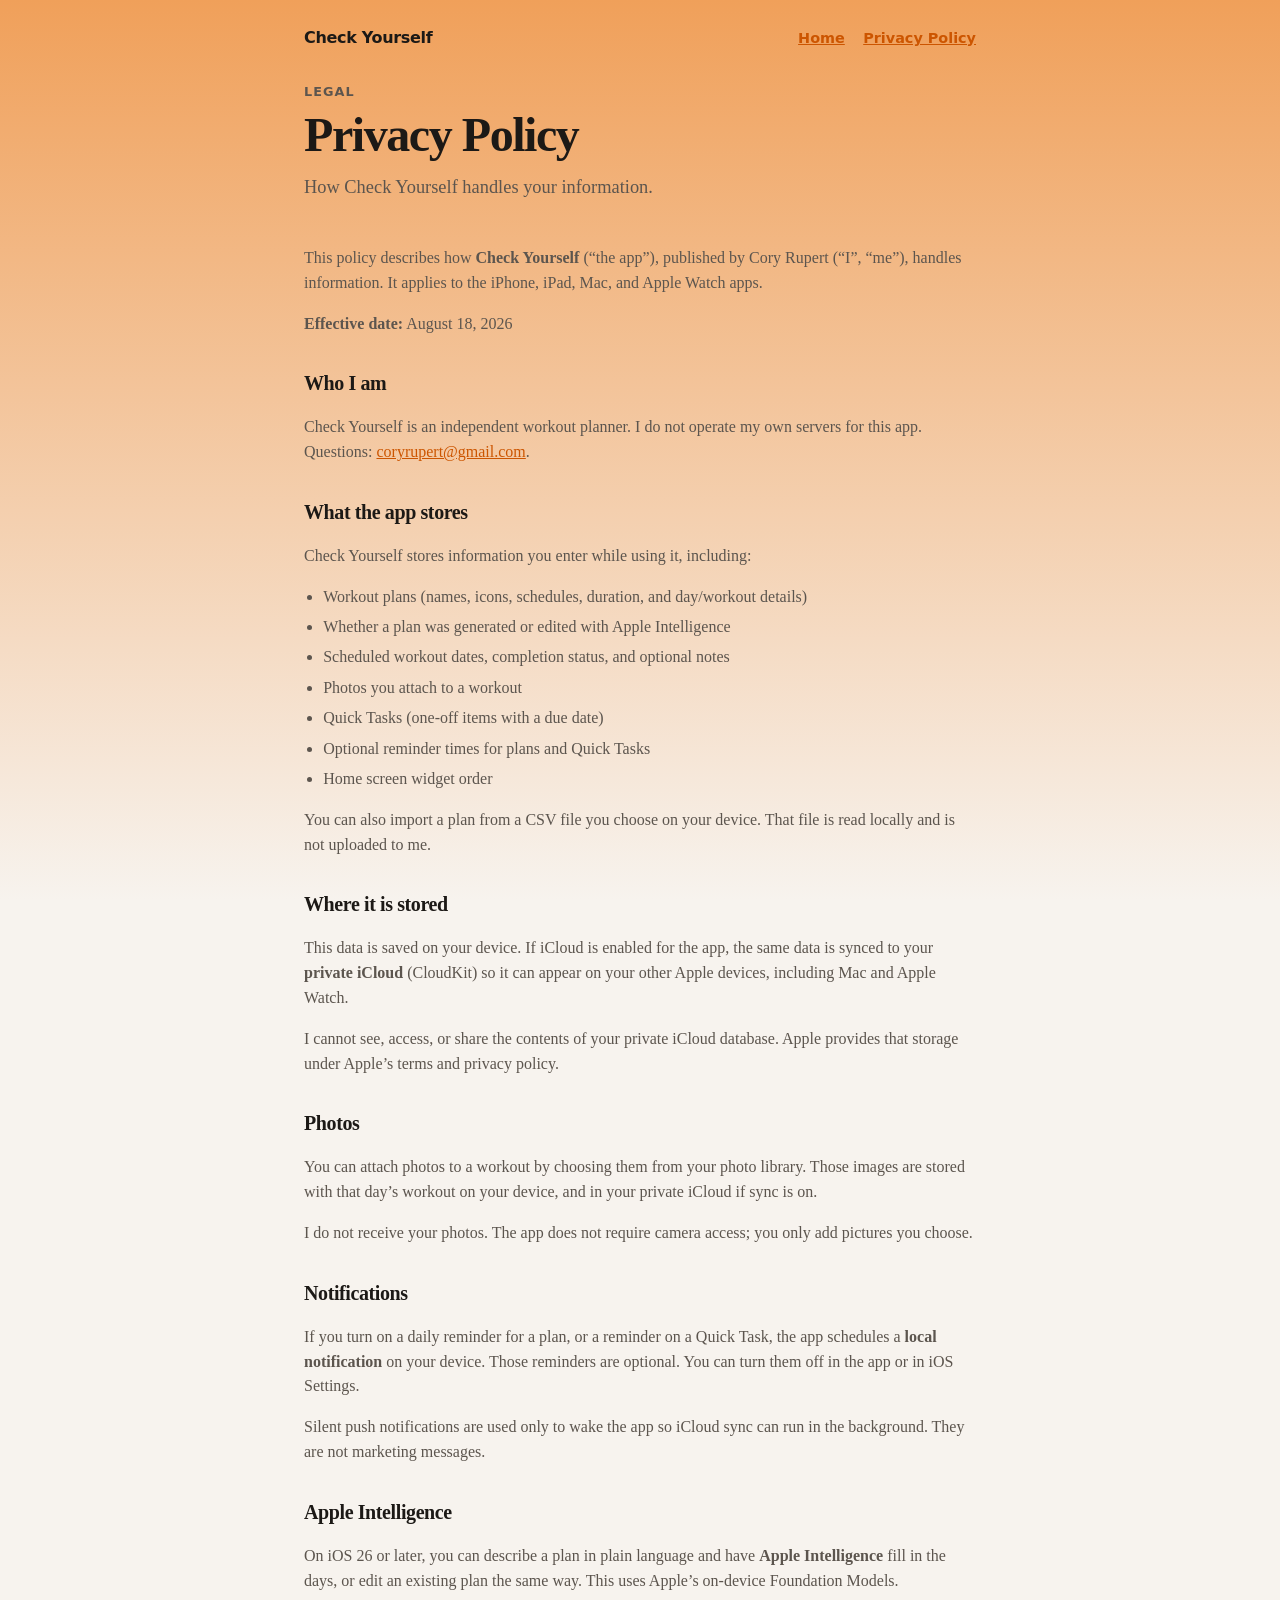
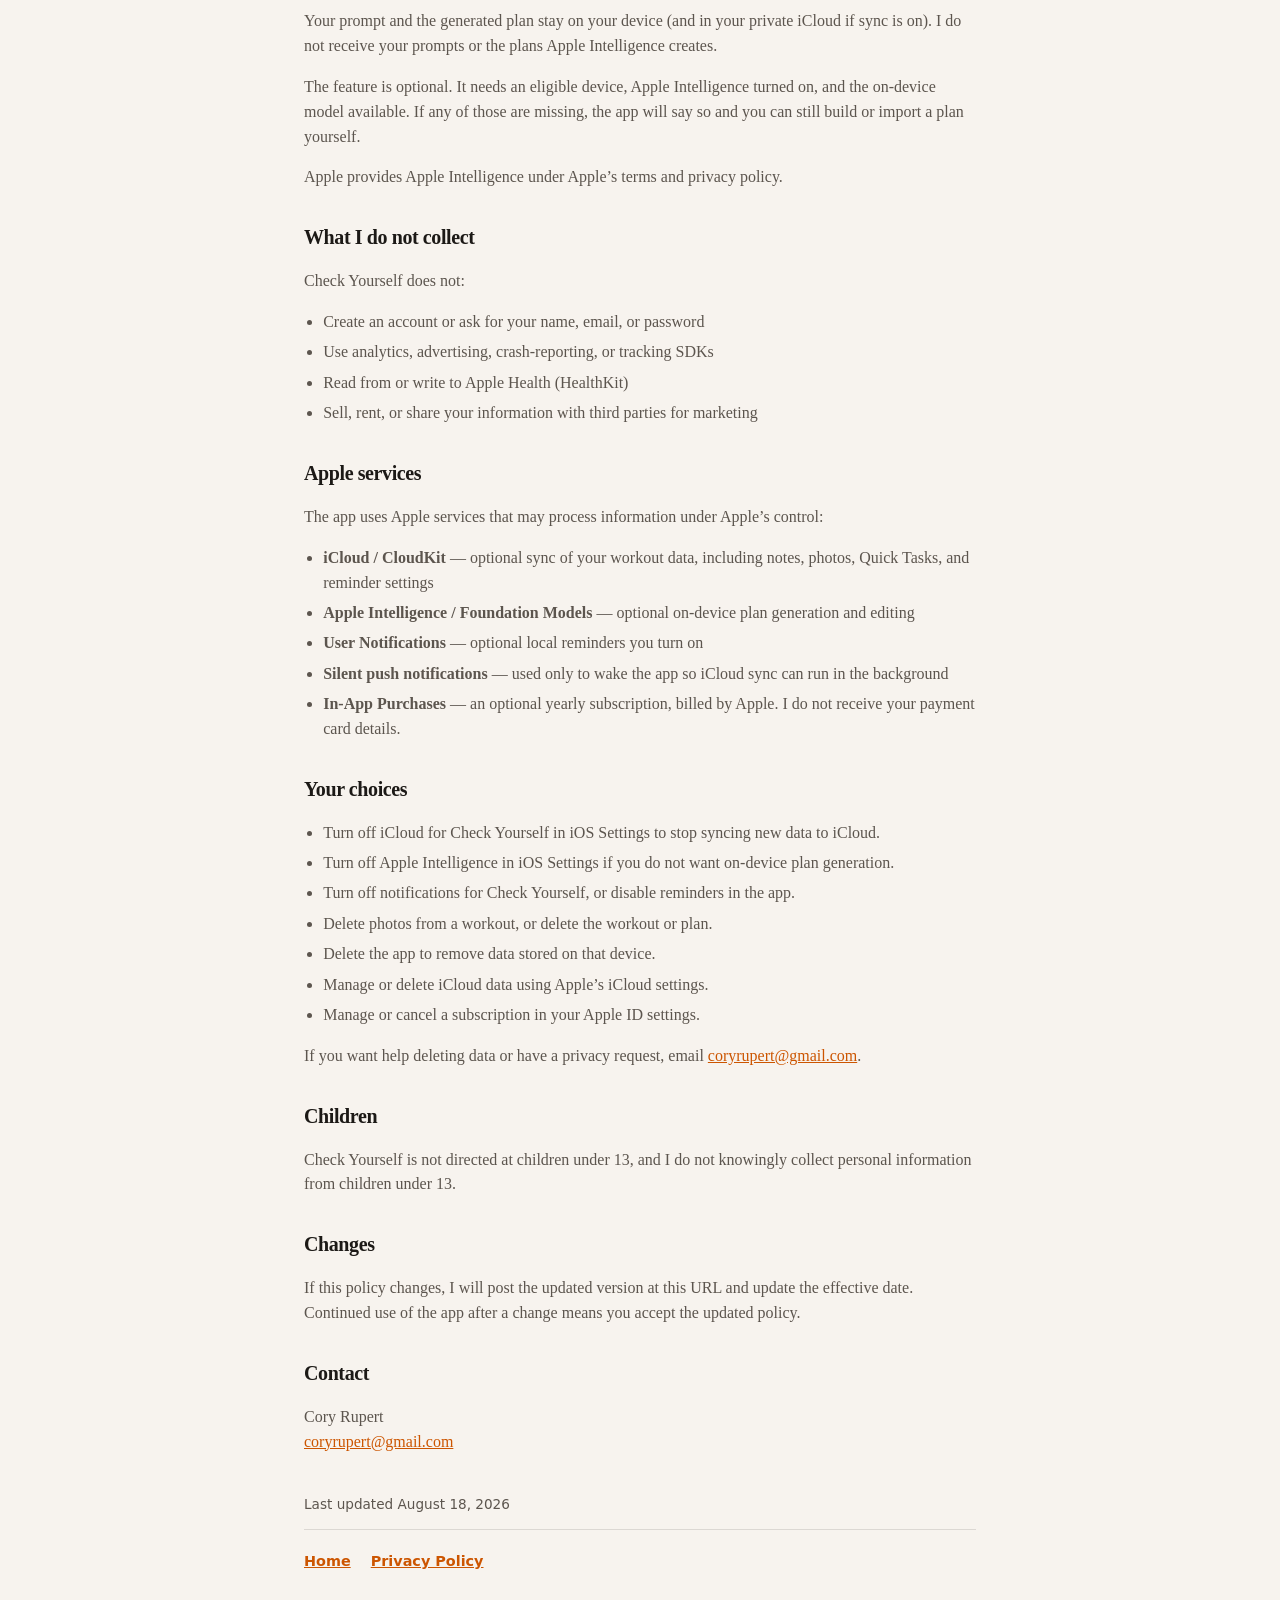
<file: privacy/index.html>
<!DOCTYPE html>
<html lang="en">
<head>
  <meta charset="utf-8">
  <meta name="viewport" content="width=device-width, initial-scale=1">
  <title>Privacy Policy — Check Yourself</title>
  <meta name="description" content="Privacy Policy for the Check Yourself workout planner app.">
  <link rel="icon" href="../images/icon.svg?v=2" type="image/svg+xml">
  <link rel="stylesheet" href="../styles.css?v=25">
</head>
<body>
  <main class="site site-policy">
    <header class="site-nav">
      <a class="site-nav-brand" href="../">Check Yourself</a>
      <nav>
        <a href="../">Home</a>
        <a href="./" aria-current="page">Privacy Policy</a>
      </nav>
    </header>

    <header class="guide-hero">
      <p class="kicker">Legal</p>
      <h1>Privacy Policy</h1>
      <p class="lede">How Check Yourself handles your information.</p>
    </header>

    <article class="policy">
      <p>This policy describes how <strong>Check Yourself</strong> (“the app”), published by Cory Rupert (“I”, “me”), handles information. It applies to the iPhone, iPad, Mac, and Apple Watch apps.</p>
      <p><strong>Effective date:</strong> August 18, 2026</p>

      <h2>Who I am</h2>
      <p>Check Yourself is an independent workout planner. I do not operate my own servers for this app. Questions: <a href="mailto:coryrupert@gmail.com">coryrupert@gmail.com</a>.</p>

      <h2>What the app stores</h2>
      <p>Check Yourself stores information you enter while using it, including:</p>
      <ul>
        <li>Workout plans (names, icons, schedules, duration, and day/workout details)</li>
        <li>Whether a plan was generated or edited with Apple Intelligence</li>
        <li>Scheduled workout dates, completion status, and optional notes</li>
        <li>Photos you attach to a workout</li>
        <li>Quick Tasks (one-off items with a due date)</li>
        <li>Optional reminder times for plans and Quick Tasks</li>
        <li>Home screen widget order</li>
      </ul>
      <p>You can also import a plan from a CSV file you choose on your device. That file is read locally and is not uploaded to me.</p>

      <h2>Where it is stored</h2>
      <p>This data is saved on your device. If iCloud is enabled for the app, the same data is synced to your <strong>private iCloud</strong> (CloudKit) so it can appear on your other Apple devices, including Mac and Apple Watch.</p>
      <p>I cannot see, access, or share the contents of your private iCloud database. Apple provides that storage under Apple’s terms and privacy policy.</p>

      <h2>Photos</h2>
      <p>You can attach photos to a workout by choosing them from your photo library. Those images are stored with that day’s workout on your device, and in your private iCloud if sync is on.</p>
      <p>I do not receive your photos. The app does not require camera access; you only add pictures you choose.</p>

      <h2>Notifications</h2>
      <p>If you turn on a daily reminder for a plan, or a reminder on a Quick Task, the app schedules a <strong>local notification</strong> on your device. Those reminders are optional. You can turn them off in the app or in iOS Settings.</p>
      <p>Silent push notifications are used only to wake the app so iCloud sync can run in the background. They are not marketing messages.</p>

      <h2>Apple Intelligence</h2>
      <p>On iOS 26 or later, you can describe a plan in plain language and have <strong>Apple Intelligence</strong> fill in the days, or edit an existing plan the same way. This uses Apple’s on-device Foundation Models.</p>
      <p>Your prompt and the generated plan stay on your device (and in your private iCloud if sync is on). I do not receive your prompts or the plans Apple Intelligence creates.</p>
      <p>The feature is optional. It needs an eligible device, Apple Intelligence turned on, and the on-device model available. If any of those are missing, the app will say so and you can still build or import a plan yourself.</p>
      <p>Apple provides Apple Intelligence under Apple’s terms and privacy policy.</p>

      <h2>What I do not collect</h2>
      <p>Check Yourself does not:</p>
      <ul>
        <li>Create an account or ask for your name, email, or password</li>
        <li>Use analytics, advertising, crash-reporting, or tracking SDKs</li>
        <li>Read from or write to Apple Health (HealthKit)</li>
        <li>Sell, rent, or share your information with third parties for marketing</li>
      </ul>

      <h2>Apple services</h2>
      <p>The app uses Apple services that may process information under Apple’s control:</p>
      <ul>
        <li><strong>iCloud / CloudKit</strong> — optional sync of your workout data, including notes, photos, Quick Tasks, and reminder settings</li>
        <li><strong>Apple Intelligence / Foundation Models</strong> — optional on-device plan generation and editing</li>
        <li><strong>User Notifications</strong> — optional local reminders you turn on</li>
        <li><strong>Silent push notifications</strong> — used only to wake the app so iCloud sync can run in the background</li>
        <li><strong>In-App Purchases</strong> — an optional yearly subscription, billed by Apple. I do not receive your payment card details.</li>
      </ul>

      <h2>Your choices</h2>
      <ul>
        <li>Turn off iCloud for Check Yourself in iOS Settings to stop syncing new data to iCloud.</li>
        <li>Turn off Apple Intelligence in iOS Settings if you do not want on-device plan generation.</li>
        <li>Turn off notifications for Check Yourself, or disable reminders in the app.</li>
        <li>Delete photos from a workout, or delete the workout or plan.</li>
        <li>Delete the app to remove data stored on that device.</li>
        <li>Manage or delete iCloud data using Apple’s iCloud settings.</li>
        <li>Manage or cancel a subscription in your Apple ID settings.</li>
      </ul>
      <p>If you want help deleting data or have a privacy request, email <a href="mailto:coryrupert@gmail.com">coryrupert@gmail.com</a>.</p>

      <h2>Children</h2>
      <p>Check Yourself is not directed at children under 13, and I do not knowingly collect personal information from children under 13.</p>

      <h2>Changes</h2>
      <p>If this policy changes, I will post the updated version at this URL and update the effective date. Continued use of the app after a change means you accept the updated policy.</p>

      <h2>Contact</h2>
      <p>Cory Rupert<br>
      <a href="mailto:coryrupert@gmail.com">coryrupert@gmail.com</a></p>

      <p class="updated">Last updated August 18, 2026</p>
    </article>

    <footer class="site-footer">
      <nav>
        <a href="../">Home</a>
        <a href="./">Privacy Policy</a>
      </nav>
    </footer>
  </main>
</body>
</html>
</file>
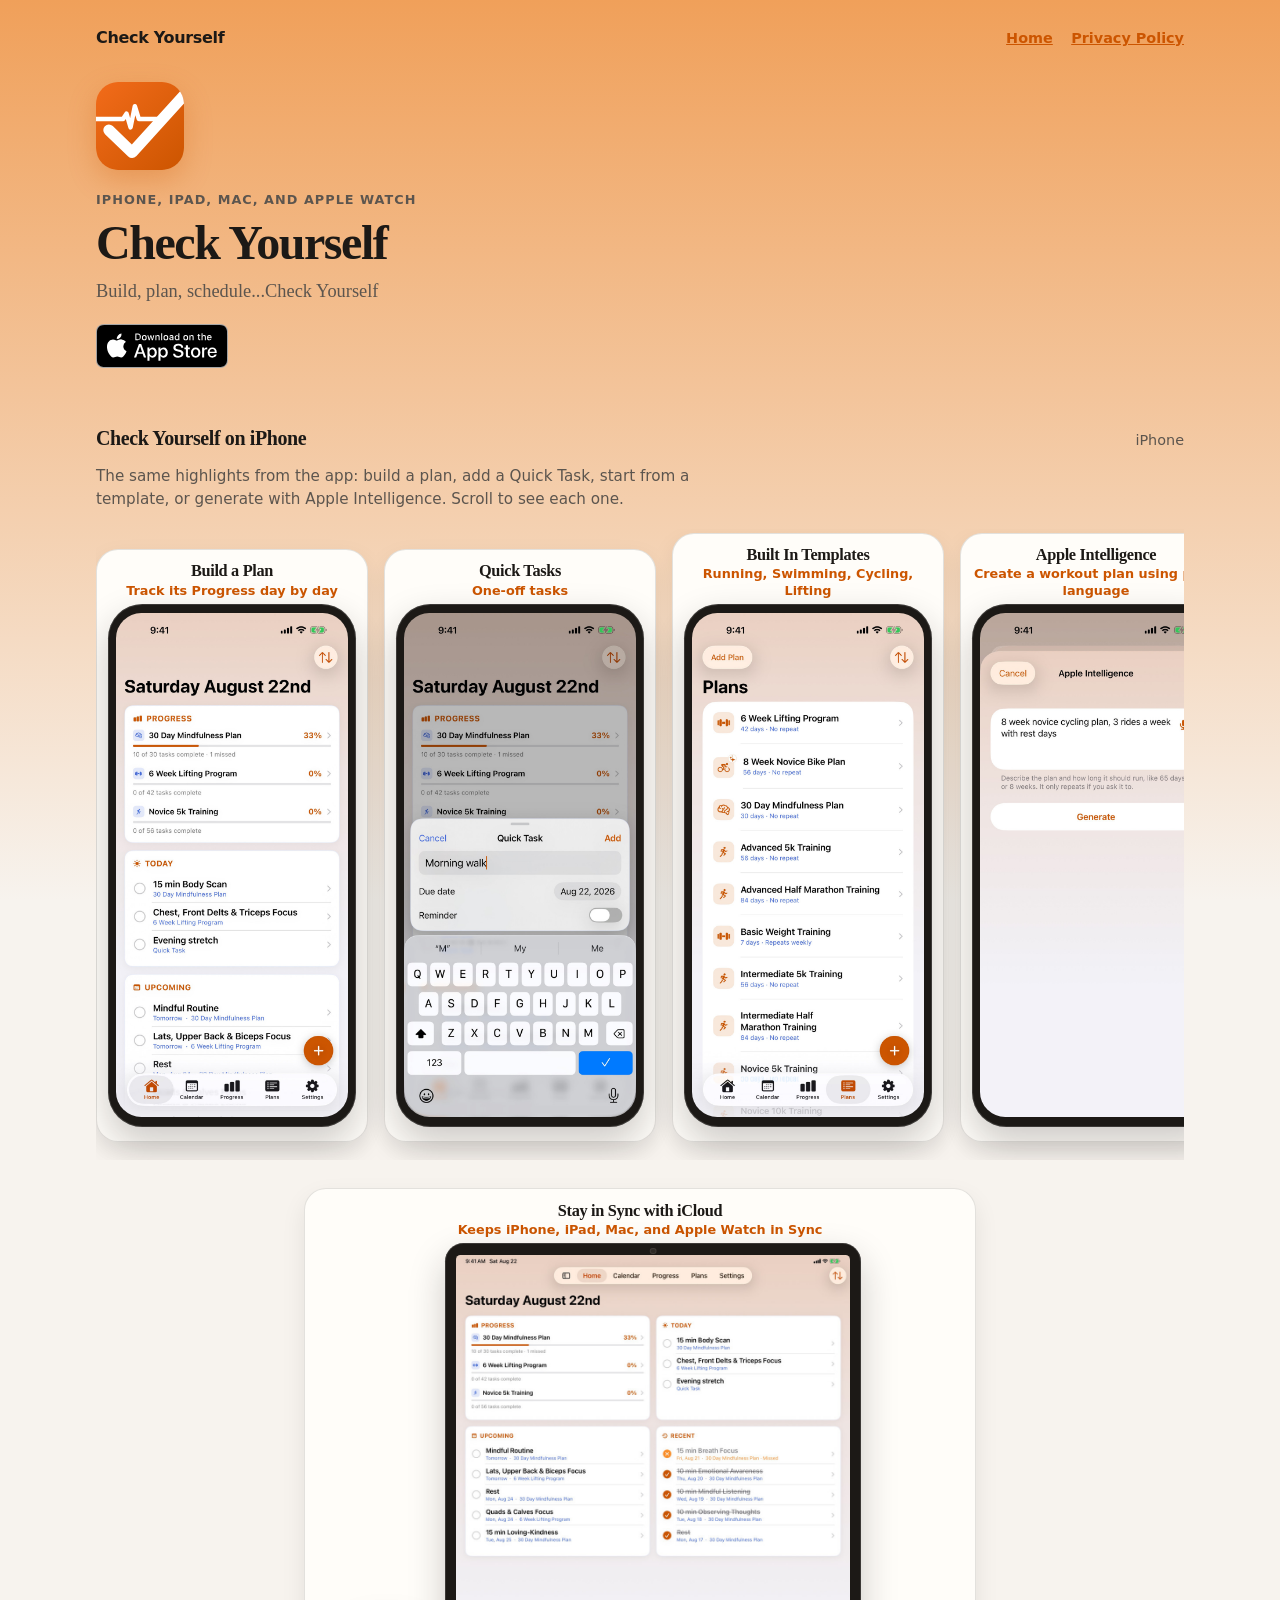
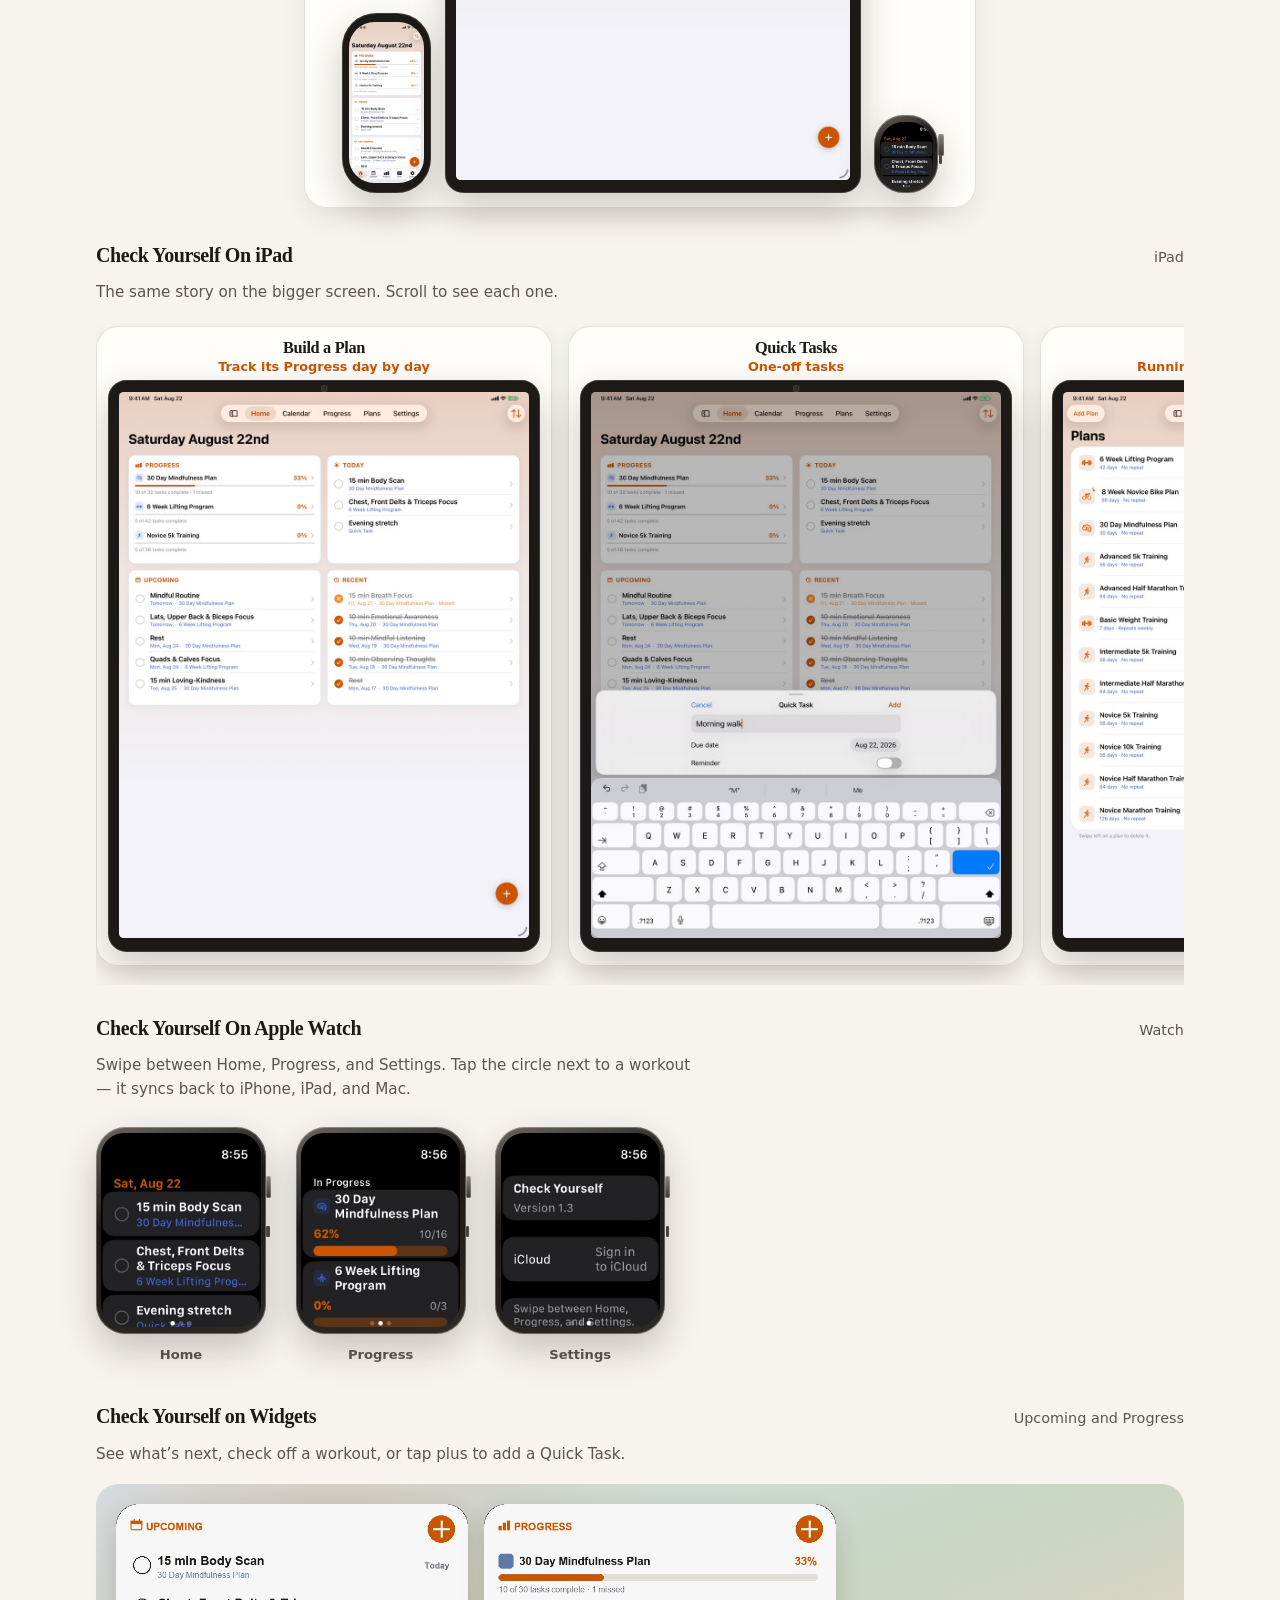
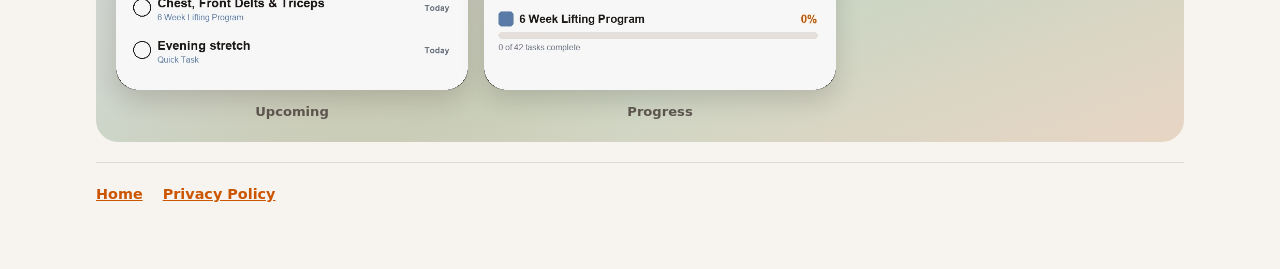
<file: v1/index.html>
<!DOCTYPE html>
<html lang="en">
<head>
  <meta charset="utf-8">
  <meta name="viewport" content="width=device-width, initial-scale=1">
  <title>Check Yourself — Plan and track your workouts</title>
  <meta name="description" content="Check Yourself is a workout planner for iPhone, iPad, Mac, and Apple Watch. No ads, no tracking.">
  <link rel="icon" href="../images/icon.svg?v=2" type="image/svg+xml">
  <link rel="apple-touch-icon" href="../images/icon.svg?v=2">
  <link rel="stylesheet" href="../styles.css?v=25">
</head>
<body>
  <main class="site">
    <header class="site-nav">
      <a class="site-nav-brand" href="../">Check Yourself</a>
      <nav>
        <a href="../">Home</a>
        <a href="../privacy/">Privacy Policy</a>
      </nav>
    </header>

    <section class="hero">
      <img class="icon" src="../images/icon.svg?v=2" width="88" height="88" alt="Check Yourself app icon">
      <div>
        <p class="kicker">iPhone, iPad, Mac, and Apple Watch</p>
        <h1>Check Yourself</h1>
        <p class="lede">Build, plan, schedule...Check Yourself</p>
        <a class="app-store" href="https://apps.apple.com/app/id6802484828" rel="noopener" aria-label="Download on the App Store">
          <img class="app-store-badge app-store-badge-light" src="../images/download-on-the-app-store.svg" width="180" height="60" alt="">
          <img class="app-store-badge app-store-badge-dark" src="../images/download-on-the-app-store-white.svg" width="180" height="60" alt="">
        </a>
      </div>
    </section>

    <div class="shots-head">
      <h2>Check Yourself on iPhone</h2>
      <p>iPhone</p>
    </div>
    <p class="section-lede">The same highlights from the app: build a plan, add a Quick Task, start from a template, or generate with Apple Intelligence. Scroll to see each one.</p>
    <div class="carousel" aria-label="Check Yourself on iPhone">
      <div class="shots shots-carousel">
        <figure class="shot shot-card">
          <div class="shot-card-copy">
            <h3>Build a Plan</h3>
            <p>Track its Progress day by day</p>
          </div>
          <div class="device phone"><div class="device-screen"><img src="../images/home.jpg" width="800" height="1738" alt="Home with in-progress plans and today’s workouts"></div></div>
        </figure>
        <figure class="shot shot-card">
          <div class="shot-card-copy">
            <h3>Quick Tasks</h3>
            <p>One-off tasks</p>
          </div>
          <div class="device phone"><div class="device-screen"><img src="../images/quick-add.jpg" width="800" height="1738" alt="Adding a Quick Task from the plus button"></div></div>
        </figure>
        <figure class="shot shot-card">
          <div class="shot-card-copy">
            <h3>Built In Templates</h3>
            <p>Running, Swimming, Cycling, Lifting</p>
          </div>
          <div class="device phone"><div class="device-screen"><img src="../images/plans.jpg" width="800" height="1738" alt="Plans list with bundled templates"></div></div>
        </figure>
        <figure class="shot shot-card">
          <div class="shot-card-copy">
            <h3>Apple Intelligence</h3>
            <p>Create a workout plan using plain language</p>
          </div>
          <div class="device phone"><div class="device-screen"><img src="../images/apple-intelligence.jpg" width="800" height="1738" alt="Describe a plan for Apple Intelligence"></div></div>
        </figure>
      </div>
    </div>
    <figure class="shot shot-card shot-card-icloud">
      <div class="shot-card-copy">
        <h3>Stay in Sync with iCloud</h3>
        <p>Keeps iPhone, iPad, Mac, and Apple Watch in Sync</p>
      </div>
      <div class="icloud-devices">
        <div class="device phone"><div class="device-screen"><img src="../images/home.jpg" width="800" height="1738" alt="iPhone Home"></div></div>
        <div class="device ipad"><div class="device-screen"><img src="../images/ipad-home.jpg" width="900" height="1200" alt="iPad Home"></div></div>
        <div class="device watch"><div class="device-screen"><img src="../images/watch-home.jpg?v=3" width="422" height="514" alt="Apple Watch Home"></div></div>
      </div>
    </figure>

    <div class="shots-head">
      <h2>Check Yourself On iPad</h2>
      <p>iPad</p>
    </div>
    <p class="section-lede">The same story on the bigger screen. Scroll to see each one.</p>
    <div class="carousel carousel-ipad" aria-label="Check Yourself on iPad">
      <div class="shots shots-carousel">
        <figure class="shot shot-card shot-card-ipad">
          <div class="shot-card-copy">
            <h3>Build a Plan</h3>
            <p>Track its Progress day by day</p>
          </div>
          <div class="device ipad"><div class="device-screen"><img src="../images/ipad-home.jpg" width="900" height="1200" alt="iPad Home with plans and today’s workouts"></div></div>
        </figure>
        <figure class="shot shot-card shot-card-ipad">
          <div class="shot-card-copy">
            <h3>Quick Tasks</h3>
            <p>One-off tasks</p>
          </div>
          <div class="device ipad"><div class="device-screen"><img src="../images/ipad-quick-add.jpg" width="900" height="1200" alt="Adding a Quick Task on iPad"></div></div>
        </figure>
        <figure class="shot shot-card shot-card-ipad">
          <div class="shot-card-copy">
            <h3>Built In Templates</h3>
            <p>Running, Swimming, Cycling, Lifting</p>
          </div>
          <div class="device ipad"><div class="device-screen"><img src="../images/ipad-plans.jpg" width="900" height="1200" alt="iPad Plans list with bundled templates"></div></div>
        </figure>
        <figure class="shot shot-card shot-card-ipad">
          <div class="shot-card-copy">
            <h3>Apple Intelligence</h3>
            <p>Create a workout plan using plain language</p>
          </div>
          <div class="device ipad"><div class="device-screen"><img src="../images/ipad-apple-intelligence.jpg" width="900" height="1200" alt="Describe a plan for Apple Intelligence on iPad"></div></div>
        </figure>
      </div>
    </div>

    <div class="shots-head">
      <h2>Check Yourself On Apple Watch</h2>
      <p>Watch</p>
    </div>
    <p class="section-lede">Swipe between Home, Progress, and Settings. Tap the circle next to a workout — it syncs back to iPhone, iPad, and Mac.</p>
    <div class="shots">
      <figure class="shot shot-watch">
        <div class="device watch"><div class="device-screen"><img src="../images/watch-home.jpg?v=3" width="422" height="514" alt="Apple Watch Home showing today’s workout"></div></div>
        <figcaption>Home</figcaption>
      </figure>
      <figure class="shot shot-watch">
        <div class="device watch"><div class="device-screen"><img src="../images/watch-progress.jpg?v=3" width="422" height="514" alt="Apple Watch Progress"></div></div>
        <figcaption>Progress</figcaption>
      </figure>
      <figure class="shot shot-watch">
        <div class="device watch"><div class="device-screen"><img src="../images/watch-settings.jpg?v=3" width="422" height="514" alt="Apple Watch Settings"></div></div>
        <figcaption>Settings</figcaption>
      </figure>
    </div>

    <div class="shots-head">
      <h2>Check Yourself on Widgets</h2>
      <p>Upcoming and Progress</p>
    </div>
    <p class="section-lede">See what’s next, check off a workout, or tap plus to add a Quick Task.</p>
    <div class="widget-shelf" aria-label="Home Screen widgets">
      <figure class="shot shot-widget">
        <img src="../images/widget-upcoming.jpg?v=2" width="680" height="360" alt="Upcoming widget with today’s workouts">
        <figcaption>Upcoming</figcaption>
      </figure>
      <figure class="shot shot-widget">
        <img src="../images/widget-progress.jpg?v=2" width="680" height="360" alt="Progress widget showing plan completion">
        <figcaption>Progress</figcaption>
      </figure>
    </div>

    <footer class="site-footer">
      <nav>
        <a href="../">Home</a>
        <a href="../privacy/">Privacy Policy</a>
      </nav>
    </footer>
  </main>
</body>
</html>
</file>
<file: styles.css>
:root {
  --bg: #f7f3ee;
  --bg-top: #f0a05a;
  --bg-bottom: #f7f3ee;
  --fg: #1c1916;
  --muted: #5c554e;
  --accent: #cc5500;
  --rule: rgba(28, 25, 22, 0.12);
  --card: #fffdf9;
  --bezel: #1c1916;
  --sans: ui-sans-serif, system-ui, -apple-system, "Segoe UI", sans-serif;
}

body.binge {
  --bg: #f4f5f7;
  --bg-top: #e4e4e2;
  --bg-bottom: #f4f5f7;
  --fg: #121826;
  --muted: #4d596e;
  --accent: #4169e1;
  --rule: rgba(18, 24, 38, 0.12);
  --card: #fbfcfe;
  --bezel: #121826;
}

@media (prefers-color-scheme: dark) {
  :root {
    --bg: #161311;
    --bg-top: #5c240c;
    --bg-bottom: #161311;
    --fg: #f4eee8;
    --muted: #b7aea4;
    --accent: #f26b1a;
    --rule: rgba(244, 238, 232, 0.14);
    --card: #1e1a17;
    --bezel: #0d0b0a;
  }

  body.binge {
    --bg: #10141c;
    --bg-top: #1a1a5c;
    --bg-bottom: #10141c;
    --fg: #eef2f8;
    --muted: #a8b3c7;
    --accent: #7b97ff;
    --rule: rgba(238, 242, 248, 0.14);
    --card: #171d28;
    --bezel: #0b0e14;
  }
}

* {
  box-sizing: border-box;
}

img {
  max-width: 100%;
  height: auto;
}

html {
  min-height: 100%;
  scroll-behavior: smooth;
  background: var(--bg-bottom);
}

body {
  margin: 0;
  min-height: 100vh;
  background: transparent;
  color: var(--fg);
  font-family: "Iowan Old Style", "Palatino Linotype", Palatino, Georgia, serif;
  line-height: 1.55;
}

body::before {
  content: "";
  position: fixed;
  inset: 0;
  z-index: -1;
  background: linear-gradient(180deg, var(--bg-top) 0%, var(--bg-bottom) 100%);
}

body.binge::before {
  background:
    linear-gradient(180deg, rgba(255, 255, 255, 0.22) 0%, rgba(255, 255, 255, 0.48) 100%),
    linear-gradient(
      105deg,
      #e4e4e2 0%,
      #e6c42a 14%,
      #2e9eb0 29%,
      #34a03a 44%,
      #c026c4 58%,
      #d62832 73%,
      #2424b0 88%,
      #1a1a88 100%
    );
}

@media (prefers-color-scheme: dark) {
  body.binge::before {
    background:
      linear-gradient(180deg, rgba(16, 20, 28, 0.28) 0%, rgba(16, 20, 28, 0.62) 100%),
      linear-gradient(
        105deg,
        #c8c8c6 0%,
        #d4b41e 14%,
        #1c8496 29%,
        #22803a 44%,
        #9a1898 58%,
        #b01e2c 73%,
        #1e1e9a 88%,
        #14146a 100%
      );
  }
}

a {
  color: var(--accent);
}

a:hover {
  text-decoration-thickness: 2px;
}

.site {
  width: min(68rem, calc(100% - 2.5rem));
  margin: 0 auto;
  padding: 1.25rem 0 4rem;
}

.site-nav {
  display: flex;
  align-items: center;
  justify-content: space-between;
  gap: 1rem;
  padding: 0.35rem 0 1.5rem;
  font-family: var(--sans);
}

.site-nav-brand {
  color: var(--fg);
  font-weight: 700;
  text-decoration: none;
  letter-spacing: -0.02em;
}

.site-nav nav {
  display: flex;
  flex-wrap: wrap;
  gap: 0.85rem 1.15rem;
  font-size: 0.9rem;
  font-weight: 600;
}

.site-nav-end {
  justify-content: flex-end;
}

.kicker {
  margin: 0 0 0.4rem;
  color: var(--muted);
  font-family: var(--sans);
  font-size: 0.8rem;
  font-weight: 600;
  letter-spacing: 0.08em;
  text-transform: uppercase;
}

h1 {
  margin: 0 0 0.75rem;
  font-size: clamp(2rem, 6vw, 3rem);
  font-weight: 600;
  letter-spacing: -0.03em;
  line-height: 1.1;
}

.lede {
  margin: 0;
  max-width: 32rem;
  color: var(--muted);
  font-size: 1.15rem;
}

h2 {
  margin: 2rem 0 0.6rem;
  font-size: 1.25rem;
  letter-spacing: -0.02em;
}

.hero {
  display: grid;
  gap: 1.25rem;
  padding: 0.5rem 0 2.5rem;
  max-width: 38rem;
}

.icon {
  width: 88px;
  height: 88px;
  border-radius: 22px;
  overflow: hidden;
  box-shadow: 0 10px 28px rgba(204, 85, 0, 0.28);
}

body.binge .icon {
  box-shadow: 0 12px 28px rgba(18, 16, 22, 0.28);
}

.hero h1 {
  margin-bottom: 0.45rem;
}

.site-simple {
  width: min(36rem, calc(100% - 2.5rem));
  display: flex;
  flex-direction: column;
  align-items: center;
  text-align: center;
}

.site-simple .site-nav {
  width: 100%;
  justify-content: center;
}

.hero-simple {
  justify-items: center;
  padding-bottom: 1.6rem;
  text-align: center;
}

.hero-simple .lede {
  margin-inline: auto;
}

.site-simple .highlights {
  width: max-content;
  max-width: 100%;
  margin-inline: auto;
  text-align: left;
}

.site-simple .site-footer {
  width: 100%;
}

.site-simple .site-footer nav {
  justify-content: center;
}

.highlights {
  display: grid;
  gap: 1.25rem;
  margin: 0 0 1.75rem;
  padding: 0;
  list-style: none;
}

.highlight {
  display: flex;
  align-items: center;
  gap: 0.9rem;
}

.highlight-icon {
  flex: 0 0 2.4rem;
  width: 2.4rem;
  height: 2.4rem;
  padding: 0.18rem;
  overflow: visible;
  color: var(--accent);
}

.highlight h2 {
  margin: 0;
  font-size: 1.05rem;
  font-weight: 650;
  letter-spacing: -0.02em;
}

.highlight p {
  margin: 0.12rem 0 0;
  color: var(--muted);
  font-family: var(--sans);
  font-size: 0.92rem;
  line-height: 1.35;
}

.app-store {
  display: inline-block;
  margin: 0.25rem 0 2rem;
  line-height: 0;
}

.hero .app-store {
  margin-top: 1.15rem;
  margin-bottom: 0;
}

.app-store-badge {
  display: block;
  width: auto;
  height: 2.75rem;
}

.app-store-badge-dark {
  display: none;
}

@media (prefers-color-scheme: dark) {
  .app-store-badge-light {
    display: none;
  }

  .app-store-badge-dark {
    display: block;
  }
}

.shots-head {
  display: flex;
  align-items: baseline;
  justify-content: space-between;
  gap: 1rem;
  margin: 0.5rem 0 1rem;
}

.shots-head h2 {
  margin: 0;
}

.shots-head p {
  margin: 0;
  color: var(--muted);
  font-family: var(--sans);
  font-size: 0.9rem;
}

.section-lede {
  margin: -0.35rem 0 1.1rem;
  max-width: 38rem;
  color: var(--muted);
  font-family: var(--sans);
  font-size: 0.95rem;
}

.shots {
  display: flex;
  flex-wrap: wrap;
  align-items: flex-start;
  gap: 1.35rem;
  overflow: visible;
  padding: 0.5rem 0 1.75rem;
}

.shot {
  flex: 0 0 auto;
  width: min(12.25rem, 56vw);
  margin: 0;
}

.shot-ipad {
  width: min(26rem, 86vw);
}

.carousel {
  max-width: none;
  margin: 0 0 1.75rem;
}

.shots-carousel {
  position: relative;
  display: flex;
  flex-wrap: nowrap;
  align-items: flex-end;
  gap: 1rem;
  overflow-x: scroll;
  padding: 0.2rem 0 1.15rem;
  -webkit-overflow-scrolling: touch;
  scrollbar-gutter: stable;
  scrollbar-width: auto;
  scrollbar-color: var(--accent) rgba(28, 25, 22, 0.14);
}

.shots-carousel::-webkit-scrollbar {
  height: 12px;
}

.shots-carousel::-webkit-scrollbar-track {
  background: rgba(28, 25, 22, 0.12);
  border-radius: 99px;
}

.shots-carousel::-webkit-scrollbar-thumb {
  background: var(--accent);
  border-radius: 99px;
}

.shots-cards {
  display: grid;
  grid-template-columns: repeat(auto-fit, minmax(min(17.5rem, 100%), 1fr));
  align-items: start;
  gap: 1.15rem;
  overflow: visible;
  padding: 0.15rem 0 2rem;
}

.shot-card {
  width: 100%;
  max-width: 24rem;
  margin: 0 auto;
  padding: 0.7rem 0.7rem 0.85rem;
  background: var(--card);
  border: 1px solid var(--rule);
  border-radius: 22px;
  box-shadow: 0 10px 24px rgba(28, 25, 22, 0.08);
}

.shots-carousel .shot-card {
  flex: 0 0 auto;
  width: min(17rem, 70%);
  max-width: none;
  margin: 0;
}

.shots-carousel .shot-card-ipad {
  width: min(28.5rem, 84%);
  max-width: none;
}

.shot-card-icloud {
  width: min(42rem, 100%);
  max-width: none;
  margin: 0 auto 2rem;
}

.shot-card-copy {
  text-align: center;
  margin: 0 0 0.3rem;
}

.shot-card-copy h3 {
  margin: 0;
  font-size: 1.02rem;
  font-weight: 650;
  letter-spacing: -0.02em;
  line-height: 1.2;
}

.shot-card-copy p {
  margin: 0.1rem 0 0;
  color: var(--accent);
  font-family: var(--sans);
  font-size: 0.8rem;
  font-weight: 600;
  line-height: 1.3;
}


.device {
  position: relative;
  background: var(--bezel);
  box-shadow:
    inset 0 0 0 1px rgba(255, 255, 255, 0.14),
    0 16px 36px rgba(28, 25, 22, 0.22);
}

.device-screen {
  line-height: 0;
  overflow: hidden;
  background: #000;
}

.device-screen img {
  display: block;
  width: 100%;
  height: auto;
}

.phone {
  padding: 0.55rem 0.48rem 0.62rem;
  border-radius: 2.15rem;
}

.phone .device-screen {
  border-radius: 1.58rem;
}

.ipad {
  padding: 0.72rem 0.68rem 0.82rem;
  border-radius: 1.15rem;
}

.ipad .device-screen {
  border-radius: 0.28rem;
}

.ipad::before {
  content: "";
  position: absolute;
  top: 0.28rem;
  left: 50%;
  z-index: 1;
  width: 0.42rem;
  height: 0.42rem;
  border-radius: 50%;
  background: #2e2a26;
  transform: translateX(-50%);
  box-shadow: inset 0 0 0 1px rgba(255, 255, 255, 0.08);
}

.watch {
  padding: 0.42rem 0.34rem;
  border-radius: 1.85rem;
  background: linear-gradient(160deg, #6a645c, #1c1916 38%, #2e2a26);
  box-shadow:
    inset 0 0 0 1px rgba(255, 255, 255, 0.28),
    0 16px 36px rgba(28, 25, 22, 0.22);
}

.watch .device-screen {
  border-radius: 1.45rem;
}

.watch::after {
  content: "";
  position: absolute;
  top: 24%;
  right: -0.32rem;
  width: 0.32rem;
  height: 1.35rem;
  border-radius: 0.12rem;
  background: linear-gradient(180deg, #8a847c, #3c3732);
  box-shadow: inset 0 0 0 1px rgba(255, 255, 255, 0.2);
}

.watch::before {
  content: "";
  position: absolute;
  top: 48%;
  right: -0.22rem;
  width: 0.2rem;
  height: 0.7rem;
  border-radius: 0.08rem;
  background: #4a453f;
}

.icloud-devices {
  display: flex;
  align-items: flex-end;
  justify-content: center;
  gap: 0.85rem;
}

.icloud-devices .phone,
.icloud-devices .ipad,
.icloud-devices .watch {
  flex: 0 0 auto;
}

.icloud-devices .phone {
  width: 5.6rem;
}

.icloud-devices .ipad {
  width: 26rem;
}

.icloud-devices .watch {
  width: 4rem;
}

.shot-watch {
  width: min(178px, 52vw);
  padding-right: 8px;
}

.shot figcaption {
  margin-top: 0.7rem;
  color: var(--muted);
  font-family: var(--sans);
  font-size: 0.82rem;
  font-weight: 600;
  text-align: center;
}

.shot-photo {
  display: block;
  width: 100%;
  height: auto;
}

.shot-widget {
  flex: 0 0 auto;
  width: min(22rem, 100%);
  margin: 0;
}

.shot-widget img {
  display: block;
  width: 100%;
  height: auto;
  border-radius: 22px;
  box-shadow: 0 10px 24px rgba(28, 25, 22, 0.16);
}

.shot-widget figcaption {
  margin-top: 0.7rem;
  color: var(--muted);
  font-family: var(--sans);
  font-size: 0.82rem;
  font-weight: 600;
  text-align: center;
}

.widget-shelf {
  display: flex;
  flex-wrap: wrap;
  gap: 1rem;
  margin: 0 0 1.25rem;
  padding: 1.25rem;
  background:
    radial-gradient(circle at 20% 20%, rgba(204, 85, 0, 0.16), transparent 42%),
    linear-gradient(160deg, #d7e4ee, #c9d6c4 55%, #e8d5c4);
  border-radius: 22px;
}

@media (prefers-color-scheme: dark) {
  .widget-shelf {
    background:
      radial-gradient(circle at 20% 20%, rgba(242, 107, 26, 0.22), transparent 42%),
      linear-gradient(160deg, #24303a, #2a3328 55%, #3a2c22);
  }
}

.ios-widget {
  width: min(20.5rem, 100%);
  min-height: 9.6rem;
  padding: 0.9rem 1rem;
  background: rgba(247, 247, 247, 0.94);
  border-radius: 22px;
  box-shadow: 0 10px 24px rgba(28, 25, 22, 0.16);
  font-family: var(--sans);
  color: #1c1916;
}

.ios-widget h3 {
  display: flex;
  align-items: center;
  gap: 0.4rem;
  margin: 0 0 0.7rem;
  color: var(--accent);
  font-size: 0.72rem;
  font-weight: 700;
  letter-spacing: 0.06em;
  text-transform: uppercase;
}

.ios-widget .widget-add {
  margin-left: auto;
  display: grid;
  place-items: center;
  width: 1.35rem;
  height: 1.35rem;
  border-radius: 50%;
  background: var(--accent);
  color: #fff;
  font-size: 1rem;
  font-weight: 700;
  line-height: 1;
  letter-spacing: 0;
  text-transform: none;
}

.ios-widget ul {
  margin: 0;
  padding: 0;
  list-style: none;
}

.ios-widget li {
  display: flex;
  gap: 0.55rem;
  align-items: flex-start;
  padding: 0.28rem 0;
}

.ios-widget li + li {
  border-top: 1px solid rgba(28, 25, 22, 0.08);
}

.ios-widget .mark {
  flex: 0 0 auto;
  width: 0.95rem;
  height: 0.95rem;
  margin-top: 0.12rem;
  border: 1.5px solid rgba(28, 25, 22, 0.28);
  border-radius: 50%;
}

.ios-widget .name {
  font-size: 0.88rem;
  font-weight: 650;
}

.ios-widget .meta {
  color: #6b7280;
  font-size: 0.75rem;
}

.progress-row {
  display: grid;
  gap: 0.28rem;
}

.progress-row strong {
  font-size: 0.88rem;
}

.bar {
  height: 0.38rem;
  overflow: hidden;
  background: rgba(28, 25, 22, 0.1);
  border-radius: 99px;
}

.bar > span {
  display: block;
  height: 100%;
  background: var(--accent);
  border-radius: inherit;
}

.widget-note {
  margin: 0 0 2.5rem;
  max-width: 40rem;
  color: var(--muted);
  font-family: var(--sans);
  font-size: 0.92rem;
}

.site-footer {
  padding-top: 1.25rem;
  border-top: 1px solid var(--rule);
  color: var(--muted);
  font-family: var(--sans);
  font-size: 0.9rem;
}

.site-footer nav {
  display: flex;
  flex-wrap: wrap;
  gap: 0.85rem 1.25rem;
  font-weight: 600;
}

.guide-hero {
  max-width: 38rem;
  padding: 0.5rem 0 1.75rem;
}

.guide-hero .lede {
  margin-top: 0.35rem;
}

.step {
  display: grid;
  gap: 1.25rem;
  align-items: start;
  margin: 0 0 2.4rem;
  padding-bottom: 2.2rem;
  border-bottom: 1px solid var(--rule);
}

.step:last-of-type {
  border-bottom: 0;
}

.step-copy p {
  color: var(--muted);
  font-family: var(--sans);
  font-size: 0.98rem;
}

.step-copy h2 {
  margin: 0.15rem 0 0.55rem;
}

.step-shots {
  display: flex;
  flex-wrap: wrap;
  gap: 1.1rem;
}

.step .shot {
  width: min(12rem, 52vw);
}

.step .shot-ipad {
  width: min(24rem, 86vw);
}

.step .shot-watch {
  width: min(150px, 44vw);
}

@media (min-width: 840px) {
  .step {
    grid-template-columns: minmax(0, 1fr) auto;
  }
}

.site-policy {
  width: min(42rem, calc(100% - 2.5rem));
}

.policy p {
  color: var(--muted);
}

.policy ul {
  padding-left: 1.2rem;
  color: var(--muted);
}

.policy li + li {
  margin-top: 0.35rem;
}

.policy .updated {
  margin-top: 2.5rem;
  color: var(--muted);
  font-family: var(--sans);
  font-size: 0.85rem;
}
</file>
